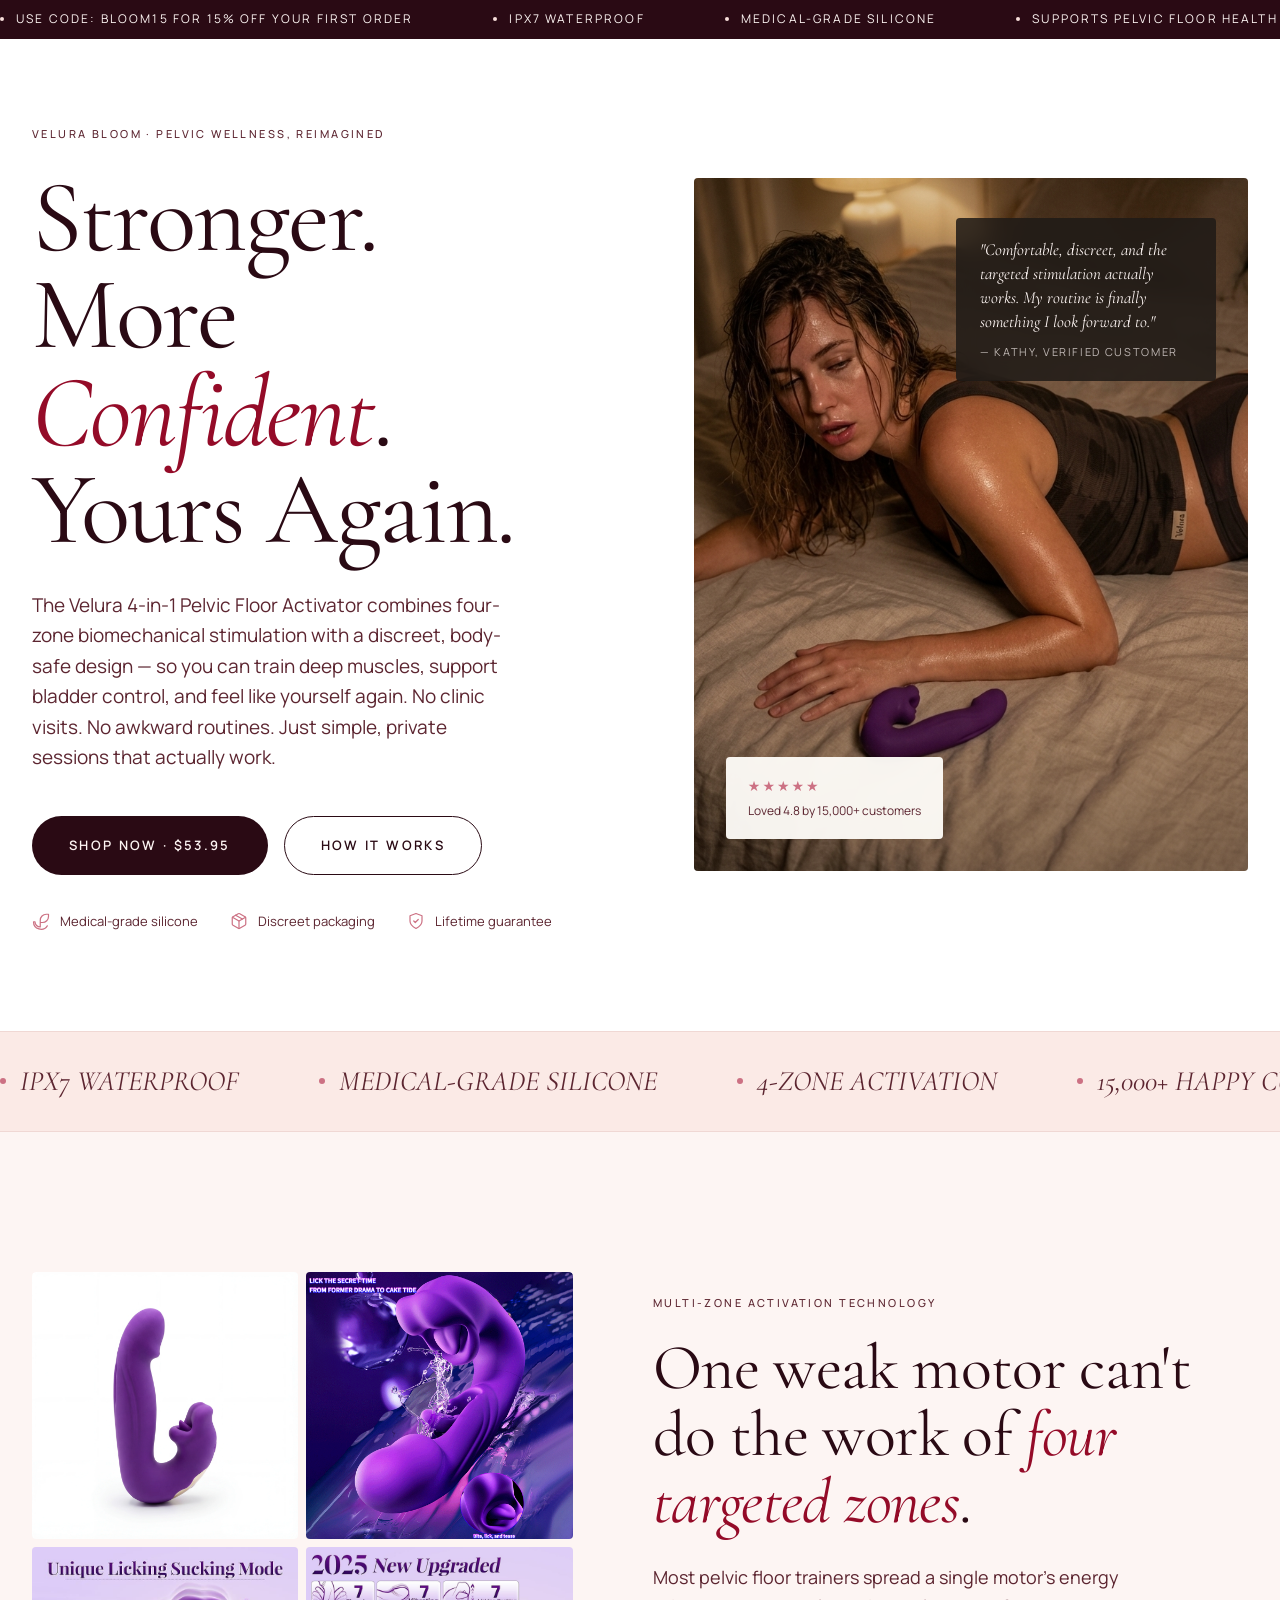
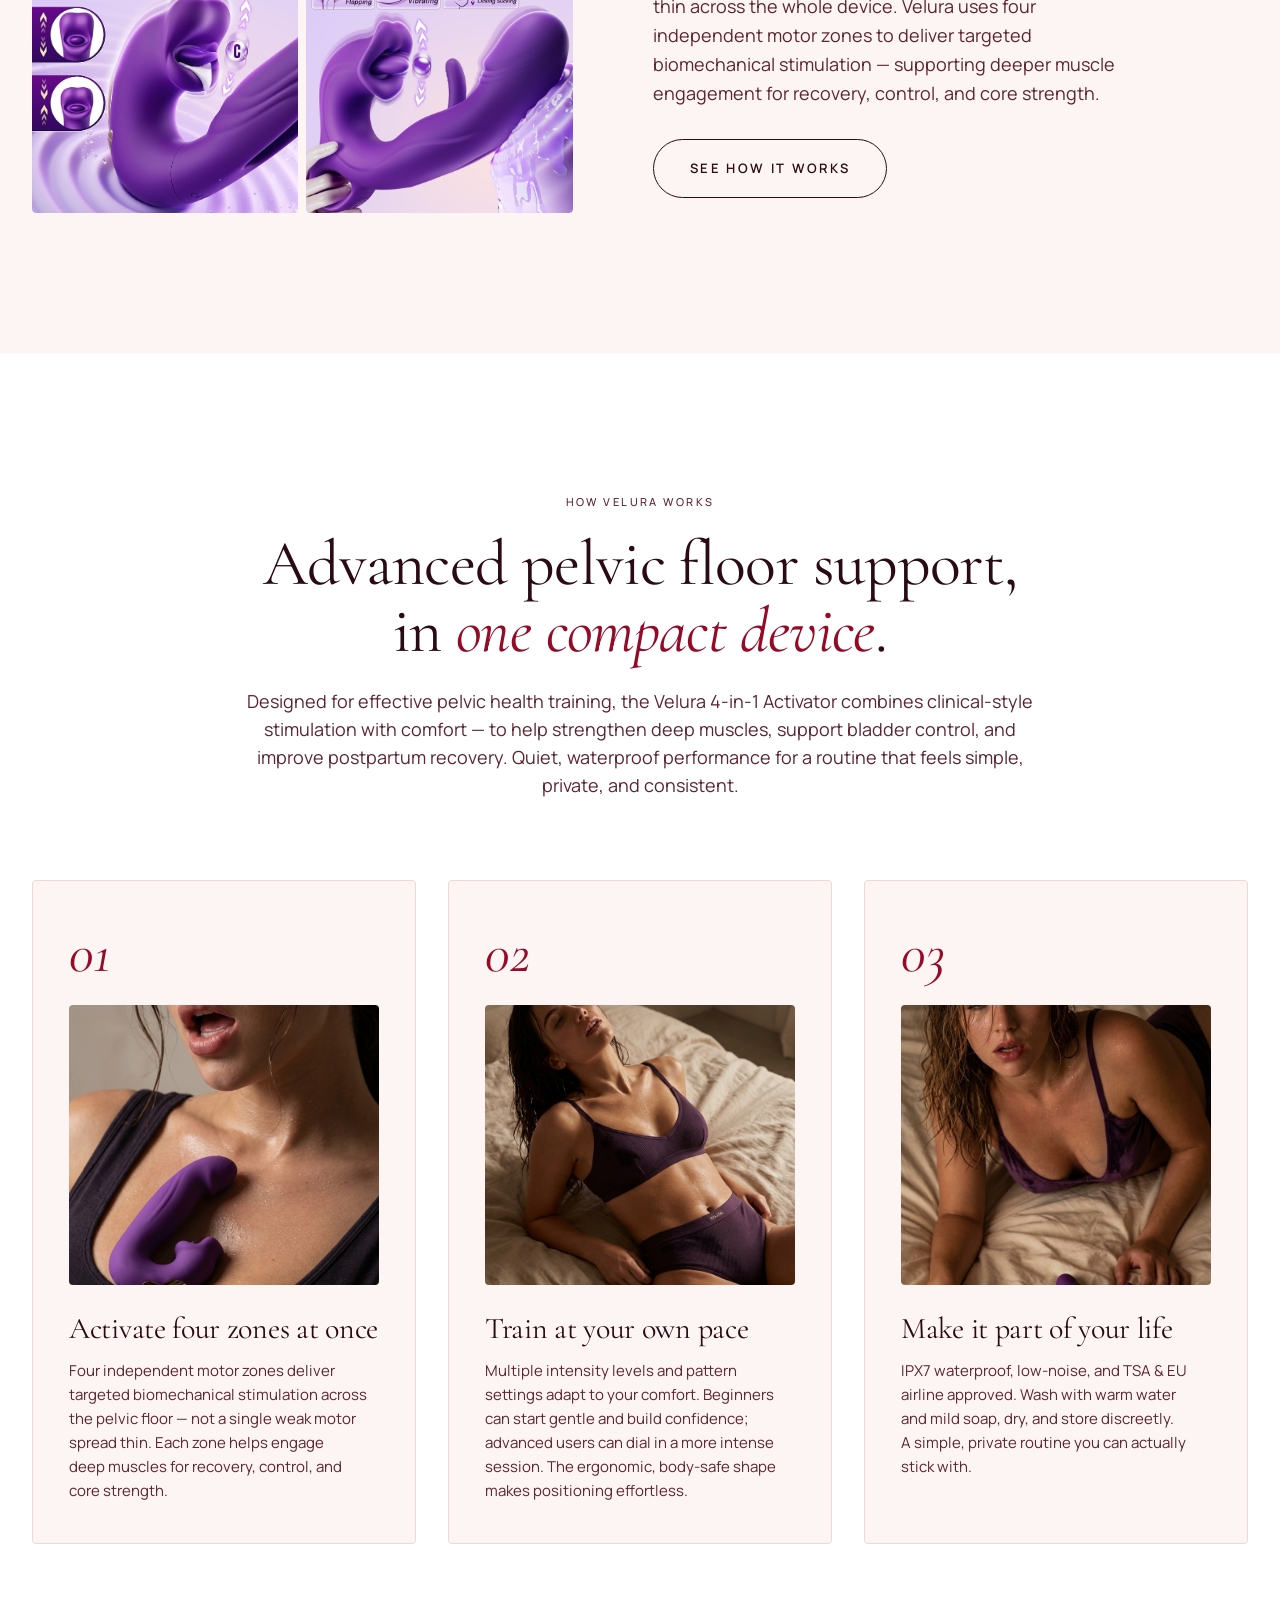
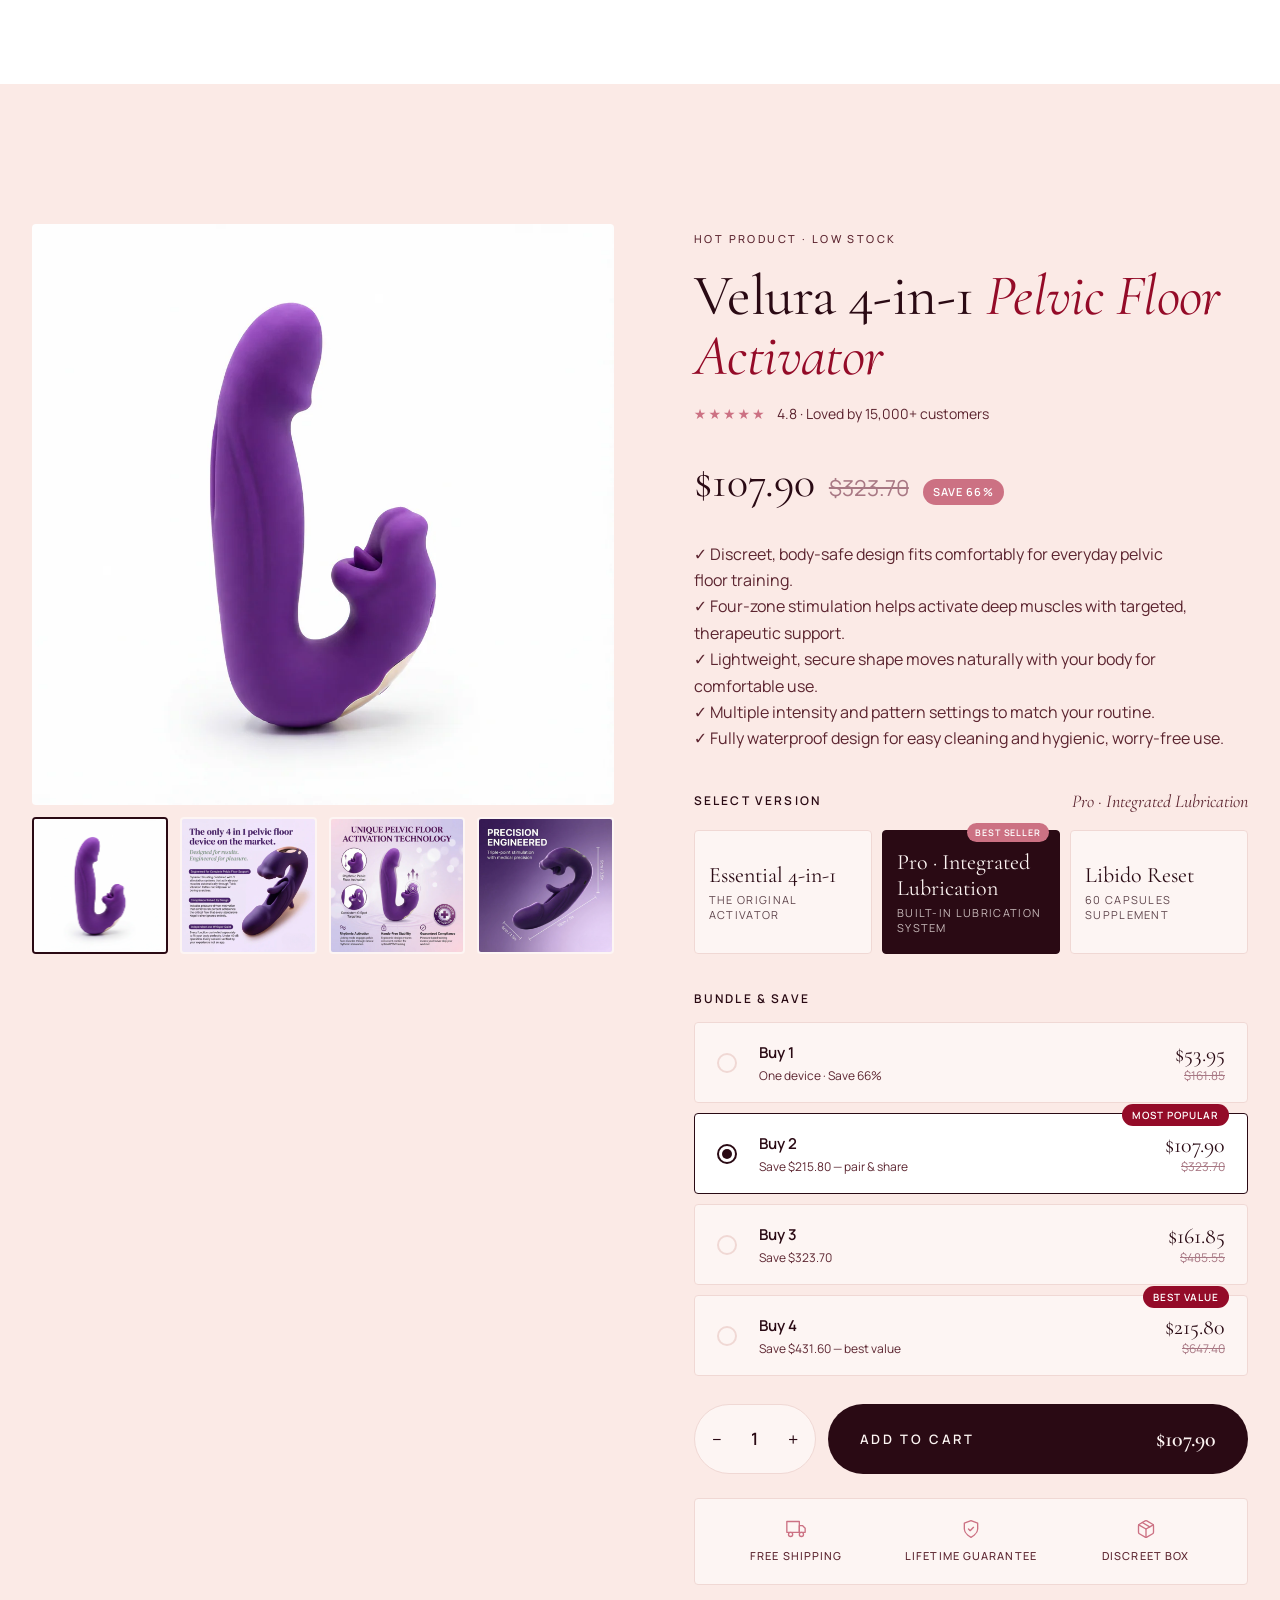
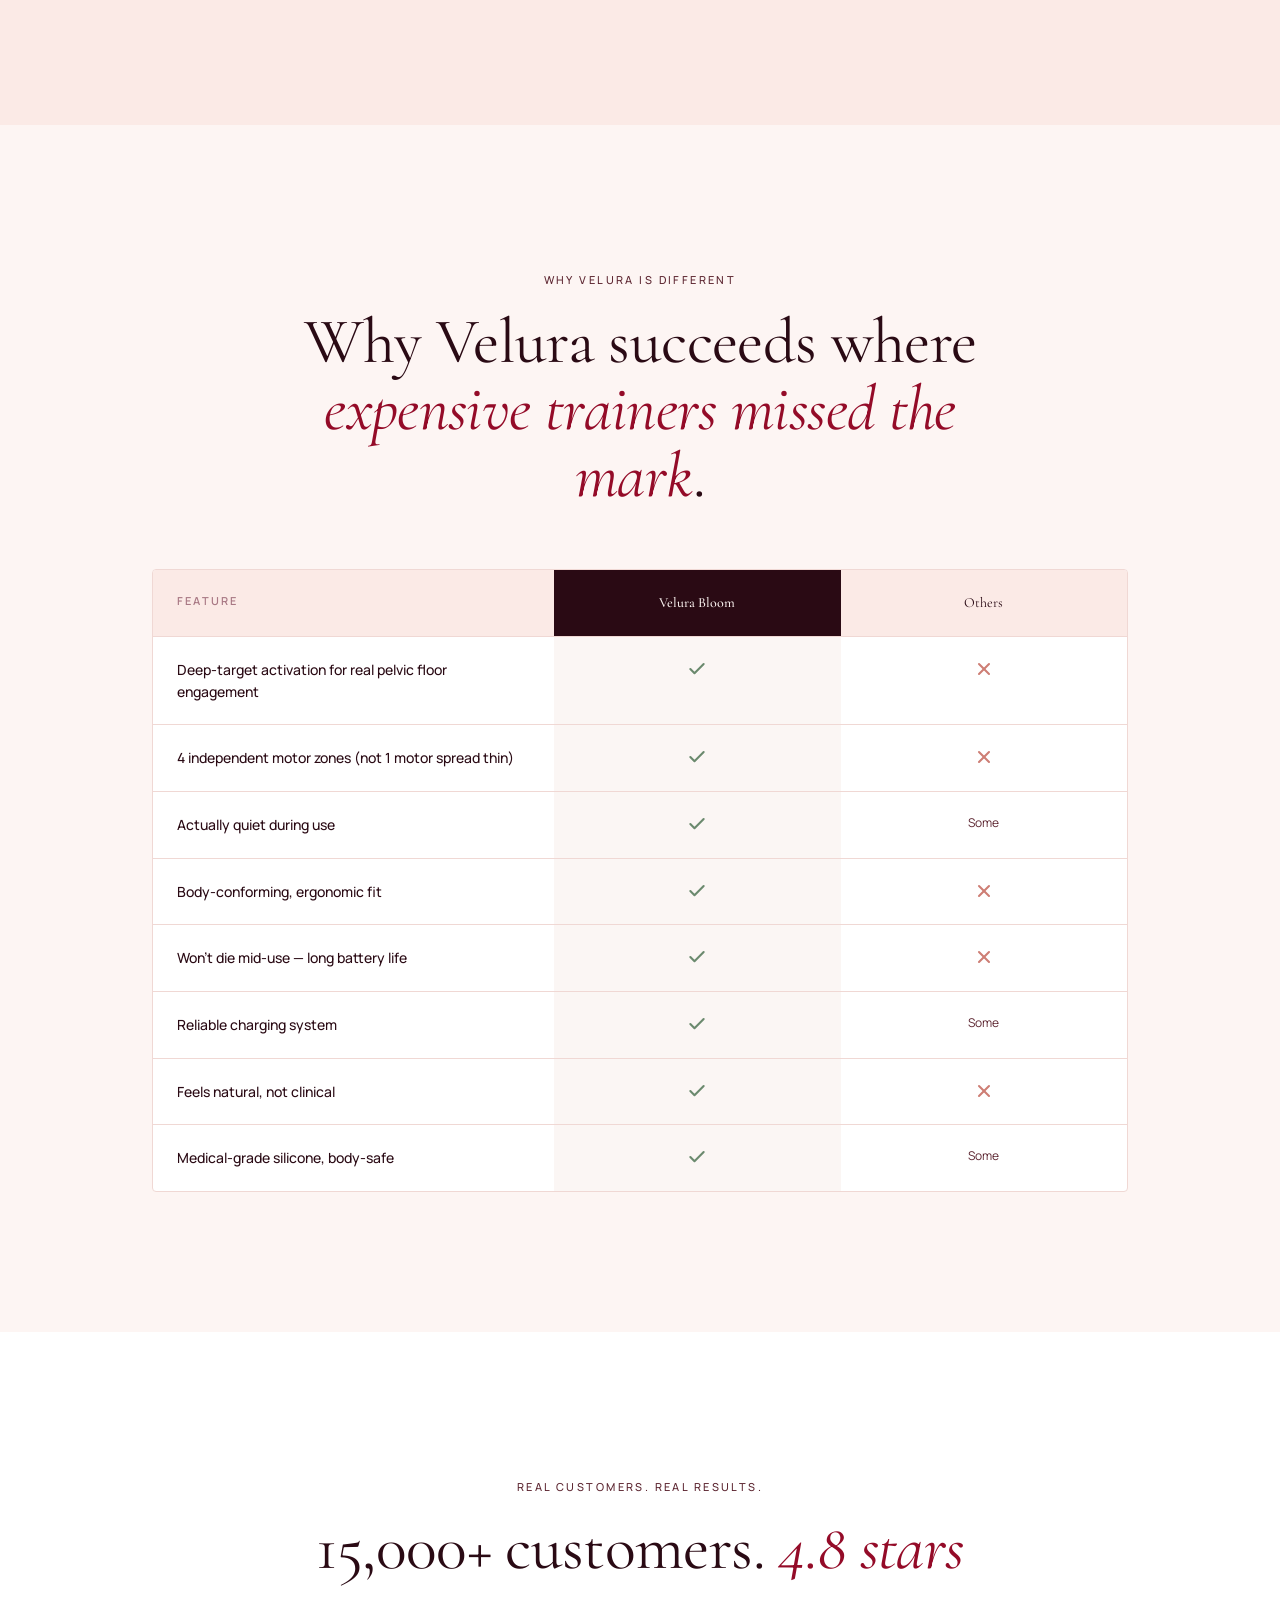
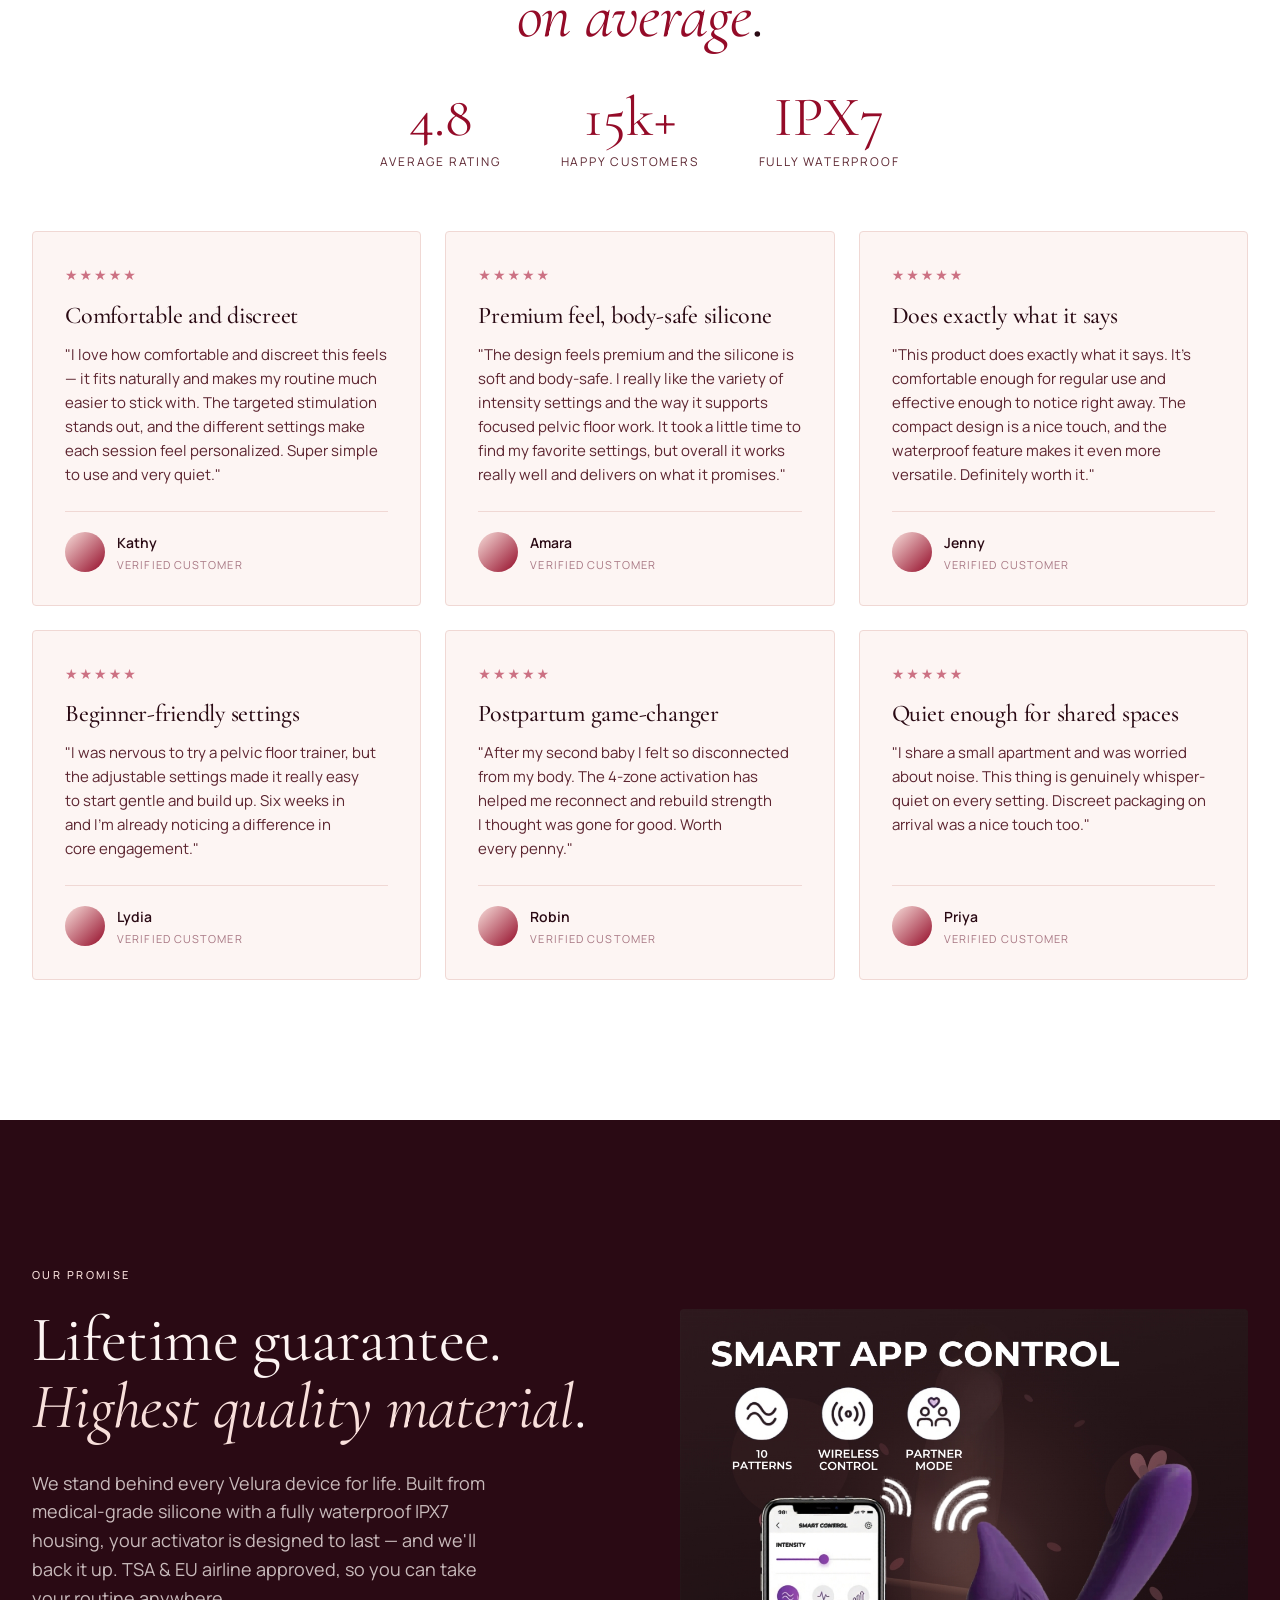
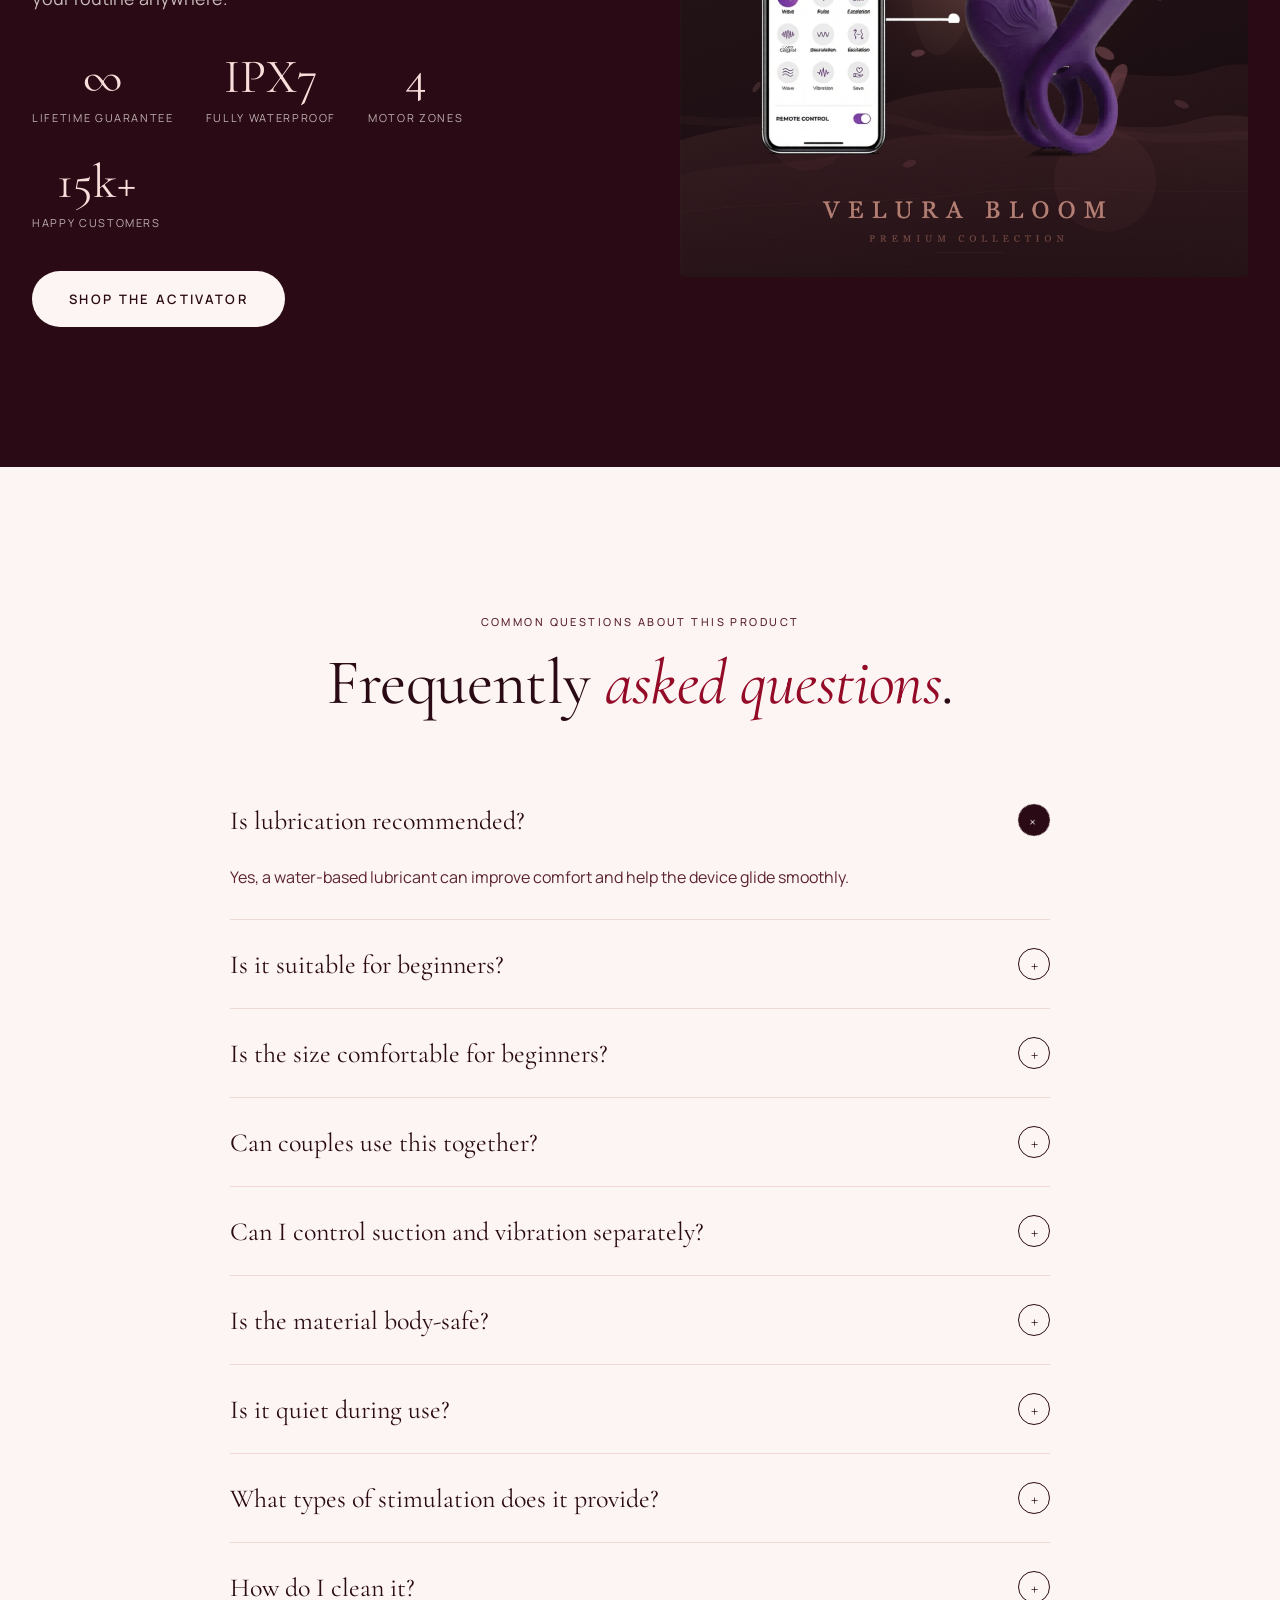
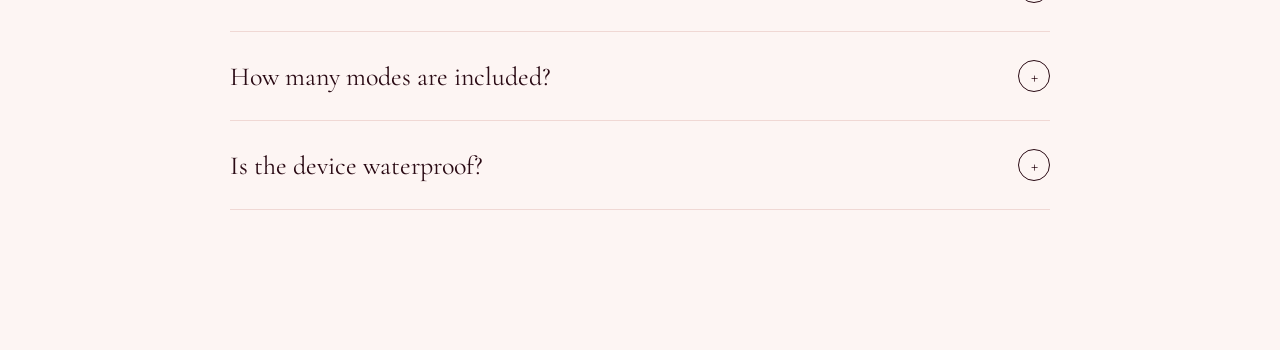
<file: index.html>
<!doctype html>
<html lang="en">
<head>
  <meta charset="utf-8" />
  <meta name="viewport" content="width=device-width,initial-scale=1" />
  <title>Velura — Stronger. More Sensitive. Yours Again.</title>
  <meta name="description" content="The Velura 4-in-1 Pelvic Floor Activator combines four-zone biomechanical stimulation with a discreet, body-safe design. Lifetime guarantee. IPX7 waterproof." />
  <link rel="preconnect" href="https://fonts.googleapis.com" />
  <link rel="preconnect" href="https://fonts.gstatic.com" crossorigin />
  <link rel="stylesheet" href="https://fonts.googleapis.com/css2?family=Cormorant+Garamond:ital,wght@0,300;0,400;0,500;0,600;1,400&family=Manrope:wght@300;400;500;600;700&display=swap" />
  <link rel="stylesheet" href="styles.css" />
</head>
<body>

  <!-- ANNOUNCEMENT -->
  <div class="announce" aria-label="Promotions">
    <div class="announce-track" id="announce-track"></div>
  </div>

  <!-- HERO -->
  <section class="hero">
    <div class="container">
      <div class="hero-grid">
        <div>
          <span class="eyebrow">Velura Bloom · Pelvic Wellness, Reimagined</span>
          <h1>
            Stronger.<br />
            More <em>Confident</em>.<br />
            Yours Again.
          </h1>
          <p class="hero-sub">
            The Velura 4-in-1 Pelvic Floor Activator combines four-zone biomechanical stimulation with a discreet, body-safe design — so you can train deep muscles, support bladder control, and feel like yourself again. No clinic visits. No awkward routines. Just simple, private sessions that actually work.
          </p>
          <div class="hero-cta">
            <a href="https://www.velurawellness.com/collections/all" target="_blank" rel="noopener" class="btn btn-primary">Shop Now · $53.95</a>
            <a href="#science" class="btn btn-outline">How it works</a>
          </div>
          <div class="hero-meta">
            <div class="hero-meta-item">
              <svg width="18" height="18" viewBox="0 0 24 24" fill="none" stroke="currentColor" stroke-width="1.6" stroke-linecap="round" stroke-linejoin="round"><path d="M11 20A7 7 0 0 1 4 13H2a10 10 0 0 0 18.4 5.4M11 20v-9a8 8 0 0 1 8-8h3v3a8 8 0 0 1-8 8h-3z"/></svg>
              <span>Medical-grade silicone</span>
            </div>
            <div class="hero-meta-item">
              <svg width="18" height="18" viewBox="0 0 24 24" fill="none" stroke="currentColor" stroke-width="1.6" stroke-linecap="round" stroke-linejoin="round"><line x1="16.5" y1="9.4" x2="7.5" y2="4.21"/><path d="M21 16V8a2 2 0 0 0-1-1.73l-7-4a2 2 0 0 0-2 0l-7 4A2 2 0 0 0 3 8v8a2 2 0 0 0 1 1.73l7 4a2 2 0 0 0 2 0l7-4A2 2 0 0 0 21 16z"/><polyline points="3.27 6.96 12 12.01 20.73 6.96"/><line x1="12" y1="22.08" x2="12" y2="12"/></svg>
              <span>Discreet packaging</span>
            </div>
            <div class="hero-meta-item">
              <svg width="18" height="18" viewBox="0 0 24 24" fill="none" stroke="currentColor" stroke-width="1.6" stroke-linecap="round" stroke-linejoin="round"><path d="M12 22s8-4 8-10V5l-8-3-8 3v7c0 6 8 10 8 10z"/><polyline points="9 12 11 14 15 10"/></svg>
              <span>Lifetime guarantee</span>
            </div>
          </div>
        </div>
        <div class="hero-media">
          <div class="hero-floating-quote">
            <p>"Comfortable, discreet, and the targeted stimulation actually works. My routine is finally something I look forward to."</p>
            <span class="src">— Kathy, verified customer</span>
          </div>
          <div class="hero-badge">
            <div class="stars">★★★★★</div>
            <p>Loved 4.8 by 15,000+ customers</p>
          </div>
        </div>
      </div>
    </div>
  </section>

  <!-- TICKER -->
  <div class="ticker" aria-hidden="true">
    <div class="ticker-inner" id="ticker-inner"></div>
  </div>

  <!-- ROOT CAUSE -->
  <section class="root-cause">
    <div class="container">
      <div class="root-cause-grid">
        <div class="root-cause-image">
          <img src="assets/zone-1.webp" alt="Velura device" />
          <img src="assets/zone-2.gif" alt="Multi-zone activation" />
          <img src="assets/zone-3.jpg" alt="Licking sucking mode" />
          <img src="assets/zone-4.jpg" alt="2025 upgraded modes" />
        </div>
        <div>
          <span class="eyebrow">Multi-Zone Activation Technology</span>
          <h2>One weak motor can't do the work of <em>four targeted zones</em>.</h2>
          <p class="lead">
            Most pelvic floor trainers spread a single motor's energy thin across the whole device. Velura uses four independent motor zones to deliver targeted biomechanical stimulation — supporting deeper muscle engagement for recovery, control, and core strength.
          </p>
          <div class="root-cause-cta">
            <a href="#science" class="btn btn-outline">See how it works</a>
          </div>
        </div>
      </div>
    </div>
  </section>

  <!-- SCIENCE -->
  <section class="science" id="science">
    <div class="container">
      <div class="science-head">
        <span class="eyebrow">How Velura Works</span>
        <h2>Advanced pelvic floor support, in <em>one compact device</em>.</h2>
        <p>Designed for effective pelvic health training, the Velura 4-in-1 Activator combines clinical-style stimulation with comfort — to help strengthen deep muscles, support bladder control, and improve postpartum recovery. Quiet, waterproof performance for a routine that feels simple, private, and consistent.</p>
      </div>
      <div class="steps">
        <div class="step">
          <div class="step-num">01</div>
          <div class="step-icon-art"></div>
          <h3>Activate four zones at once</h3>
          <p>Four independent motor zones deliver targeted biomechanical stimulation across the pelvic floor — not a single weak motor spread thin. Each zone helps engage deep muscles for recovery, control, and core strength.</p>
        </div>
        <div class="step">
          <div class="step-num">02</div>
          <div class="step-icon-art"></div>
          <h3>Train at your own pace</h3>
          <p>Multiple intensity levels and pattern settings adapt to your comfort. Beginners can start gentle and build confidence; advanced users can dial in a more intense session. The ergonomic, body-safe shape makes positioning effortless.</p>
        </div>
        <div class="step">
          <div class="step-num">03</div>
          <div class="step-icon-art"></div>
          <h3>Make it part of your life</h3>
          <p>IPX7 waterproof, low-noise, and TSA &amp; EU airline approved. Wash with warm water and mild soap, dry, and store discreetly. A simple, private routine you can actually stick with.</p>
        </div>
      </div>
    </div>
  </section>

  <!-- PRODUCT -->
  <section class="product" id="product">
    <div class="container">
      <div class="product-grid">
        <div class="gallery">
          <div class="gallery-main" id="gallery-main">
            <img class="zoom-target" id="gallery-img" src="assets/pdp-1.png" alt="Velura device" />
          </div>
          <div class="gallery-thumbs" id="gallery-thumbs">
            <div class="thumb active" data-thumb="0"><img src="assets/pdp-1.png" alt="Thumbnail 1" /></div>
            <div class="thumb" data-thumb="1"><img src="assets/pdp-2.jpg" alt="Thumbnail 2" /></div>
            <div class="thumb" data-thumb="2"><img src="assets/pdp-3.jpg" alt="Thumbnail 3" /></div>
            <div class="thumb" data-thumb="3"><img src="assets/pdp-4.jpg" alt="Thumbnail 4" /></div>
          </div>
        </div>

        <div class="product-info">
          <span class="eyebrow">HOT PRODUCT · LOW STOCK</span>
          <h2>Velura 4-in-1 <em>Pelvic Floor Activator</em></h2>
          <div class="product-rating">
            <span class="stars">★★★★★</span>
            <span>4.8 · Loved by 15,000+ customers</span>
          </div>
          <div class="price-row">
            <span class="price" id="pdp-price">$107.90</span>
            <span class="price-was" id="pdp-was">$323.70</span>
            <span class="price-save">Save 66%</span>
          </div>
          <p class="product-blurb">
            ✓ Discreet, body-safe design fits comfortably for everyday pelvic floor training.<br />
            ✓ Four-zone stimulation helps activate deep muscles with targeted, therapeutic support.<br />
            ✓ Lightweight, secure shape moves naturally with your body for comfortable use.<br />
            ✓ Multiple intensity and pattern settings to match your routine.<br />
            ✓ Fully waterproof design for easy cleaning and hygienic, worry-free use.
          </p>

          <div class="variant-group">
            <div class="variant-label">
              <span class="label">Select version</span>
              <span class="selected" id="variant-label-selected">Pro · Integrated Lubrication</span>
            </div>
            <div class="variants" id="variants">
              <button class="variant" data-variant="essential" data-name="Essential 4-in-1">
                <div class="v-name">Essential 4-in-1</div>
                <div class="v-desc">The original activator</div>
              </button>
              <button class="variant selected" data-variant="pro" data-name="Pro · Integrated Lubrication">
                <span class="v-tag">Best Seller</span>
                <div class="v-name">Pro · Integrated Lubrication</div>
                <div class="v-desc">Built-in lubrication system</div>
              </button>
              <button class="variant" data-variant="libido" data-name="Libido Reset">
                <div class="v-name">Libido Reset</div>
                <div class="v-desc">60 capsules supplement</div>
              </button>
            </div>
          </div>

          <div class="variant-group">
            <div class="variant-label">
              <span class="label">Bundle &amp; Save</span>
            </div>
            <div class="bundle-options" id="bundles">
              <button class="bundle" data-bundle="b1" data-price="53.95" data-was="161.85">
                <div class="radio"></div>
                <div class="bundle-info">
                  <div class="b-name">Buy 1</div>
                  <div class="b-meta">One device · Save 66%</div>
                </div>
                <div class="bundle-price">
                  <div class="now">$53.95</div>
                  <div class="was">$161.85</div>
                </div>
              </button>
              <button class="bundle selected" data-bundle="b2" data-price="107.90" data-was="323.70">
                <span class="ribbon">Most Popular</span>
                <div class="radio"></div>
                <div class="bundle-info">
                  <div class="b-name">Buy 2</div>
                  <div class="b-meta">Save $215.80 — pair &amp; share</div>
                </div>
                <div class="bundle-price">
                  <div class="now">$107.90</div>
                  <div class="was">$323.70</div>
                </div>
              </button>
              <button class="bundle" data-bundle="b3" data-price="161.85" data-was="485.55">
                <div class="radio"></div>
                <div class="bundle-info">
                  <div class="b-name">Buy 3</div>
                  <div class="b-meta">Save $323.70</div>
                </div>
                <div class="bundle-price">
                  <div class="now">$161.85</div>
                  <div class="was">$485.55</div>
                </div>
              </button>
              <button class="bundle" data-bundle="b4" data-price="215.80" data-was="647.40">
                <span class="ribbon">Best Value</span>
                <div class="radio"></div>
                <div class="bundle-info">
                  <div class="b-name">Buy 4</div>
                  <div class="b-meta">Save $431.60 — best value</div>
                </div>
                <div class="bundle-price">
                  <div class="now">$215.80</div>
                  <div class="was">$647.40</div>
                </div>
              </button>
            </div>
          </div>

          <div class="qty-row">
            <div class="qty">
              <button id="qty-minus" aria-label="Decrease quantity">−</button>
              <span id="qty-value">1</span>
              <button id="qty-plus" aria-label="Increase quantity">+</button>
            </div>
            <button class="atc-btn" id="atc-btn">
              <span>Add to cart</span>
              <span class="price" id="atc-total">$107.90</span>
            </button>
          </div>

          <div class="product-perks">
            <div class="perk">
              <svg width="20" height="20" viewBox="0 0 24 24" fill="none" stroke="currentColor" stroke-width="1.6" stroke-linecap="round" stroke-linejoin="round"><rect x="1" y="3" width="15" height="13"/><polygon points="16 8 20 8 23 11 23 16 16 16 16 8"/><circle cx="5.5" cy="18.5" r="2.5"/><circle cx="18.5" cy="18.5" r="2.5"/></svg>
              <span>Free shipping</span>
            </div>
            <div class="perk">
              <svg width="20" height="20" viewBox="0 0 24 24" fill="none" stroke="currentColor" stroke-width="1.6" stroke-linecap="round" stroke-linejoin="round"><path d="M12 22s8-4 8-10V5l-8-3-8 3v7c0 6 8 10 8 10z"/><polyline points="9 12 11 14 15 10"/></svg>
              <span>Lifetime guarantee</span>
            </div>
            <div class="perk">
              <svg width="20" height="20" viewBox="0 0 24 24" fill="none" stroke="currentColor" stroke-width="1.6" stroke-linecap="round" stroke-linejoin="round"><line x1="16.5" y1="9.4" x2="7.5" y2="4.21"/><path d="M21 16V8a2 2 0 0 0-1-1.73l-7-4a2 2 0 0 0-2 0l-7 4A2 2 0 0 0 3 8v8a2 2 0 0 0 1 1.73l7 4a2 2 0 0 0 2 0l7-4A2 2 0 0 0 21 16z"/><polyline points="3.27 6.96 12 12.01 20.73 6.96"/><line x1="12" y1="22.08" x2="12" y2="12"/></svg>
              <span>Discreet box</span>
            </div>
          </div>
        </div>
      </div>
    </div>
  </section>

  <!-- COMPARISON -->
  <section class="compare">
    <div class="container-narrow">
      <div class="compare-head">
        <span class="eyebrow">Why Velura is different</span>
        <h2>Why Velura succeeds where <em>expensive trainers missed the mark</em>.</h2>
      </div>
      <div class="compare-table" id="compare-table">
        <div class="compare-row head">
          <div>Feature</div>
          <div class="velura-col">Velura Bloom</div>
          <div>Others</div>
        </div>
      </div>
    </div>
  </section>

  <!-- REVIEWS -->
  <section class="reviews" id="reviews">
    <div class="container">
      <div class="reviews-head">
        <span class="eyebrow">Real customers. Real results.</span>
        <h2>15,000+ customers. <em>4.8 stars on average</em>.</h2>
        <div class="reviews-stats">
          <div class="r-stat"><div class="num">4.8</div><div class="lbl">Average rating</div></div>
          <div class="r-stat"><div class="num">15k+</div><div class="lbl">Happy customers</div></div>
          <div class="r-stat"><div class="num">IPX7</div><div class="lbl">Fully waterproof</div></div>
        </div>
      </div>
      <div class="reviews-grid" id="reviews-grid"></div>
    </div>
  </section>

  <!-- GUARANTEE -->
  <section class="guarantee">
    <div class="container">
      <div class="guarantee-grid">
        <div>
          <span class="eyebrow">Our promise</span>
          <h2>Lifetime guarantee. <em>Highest quality material</em>.</h2>
          <p>We stand behind every Velura device for life. Built from medical-grade silicone with a fully waterproof IPX7 housing, your activator is designed to last — and we'll back it up. TSA &amp; EU airline approved, so you can take your routine anywhere.</p>
          <div class="seals">
            <div class="seal"><div class="num">∞</div><div class="lbl">Lifetime guarantee</div></div>
            <div class="seal"><div class="num">IPX7</div><div class="lbl">Fully waterproof</div></div>
            <div class="seal"><div class="num">4</div><div class="lbl">Motor zones</div></div>
            <div class="seal"><div class="num">15k+</div><div class="lbl">Happy customers</div></div>
          </div>
          <div class="guarantee-cta">
            <button class="btn btn-cream" id="guarantee-shop">Shop the activator</button>
          </div>
        </div>
        <div class="guarantee-image"></div>
      </div>
    </div>
  </section>

  <!-- FAQ -->
  <section class="faq" id="faq">
    <div class="container-narrow">
      <div class="faq-head">
        <span class="eyebrow">Common questions about this product</span>
        <h2>Frequently <em>asked questions</em>.</h2>
      </div>
      <div class="faq-list" id="faq-list"></div>
    </div>
  </section>

  <!-- CART DRAWER -->
  <div class="cart-overlay" id="cart-overlay"></div>
  <aside class="cart-drawer" id="cart-drawer" aria-hidden="true">
    <div class="cart-head">
      <h3 class="serif">Your cart</h3>
      <button class="cart-close" id="cart-close" aria-label="Close cart">
        <svg width="22" height="22" viewBox="0 0 24 24" fill="none" stroke="currentColor" stroke-width="1.6" stroke-linecap="round" stroke-linejoin="round"><line x1="18" y1="6" x2="6" y2="18"/><line x1="6" y1="6" x2="18" y2="18"/></svg>
      </button>
    </div>
    <div class="cart-body" id="cart-body"></div>
    <div class="cart-foot" id="cart-foot" style="display:none">
      <div class="cart-progress" id="cart-progress">
        <span id="cart-progress-text"></span>
        <div class="cart-progress-bar"><div id="cart-progress-fill" style="width:0%"></div></div>
      </div>
      <div class="cart-total">
        <span class="lbl">Subtotal</span>
        <span class="v" id="cart-total">$0.00</span>
      </div>
      <button class="atc-btn">
        <span>Checkout</span>
        <span class="price" id="cart-checkout-price">$0.00</span>
      </button>
      <p class="cart-note">Lifetime guarantee · Discreet packaging · Free shipping over $100</p>
    </div>
  </aside>

  <!-- LIGHTBOX -->
  <div class="lightbox" id="lightbox">
    <button class="lightbox-close" id="lightbox-close" aria-label="Close lightbox">
      <svg width="22" height="22" viewBox="0 0 24 24" fill="none" stroke="currentColor" stroke-width="1.6" stroke-linecap="round" stroke-linejoin="round"><line x1="18" y1="6" x2="6" y2="18"/><line x1="6" y1="6" x2="18" y2="18"/></svg>
    </button>
    <div class="lightbox-content">
      <img id="lightbox-img" src="assets/pdp-1.png" alt="Velura device" />
    </div>
  </div>

  <script src="script.js"></script>
</body>
</html>
</file>
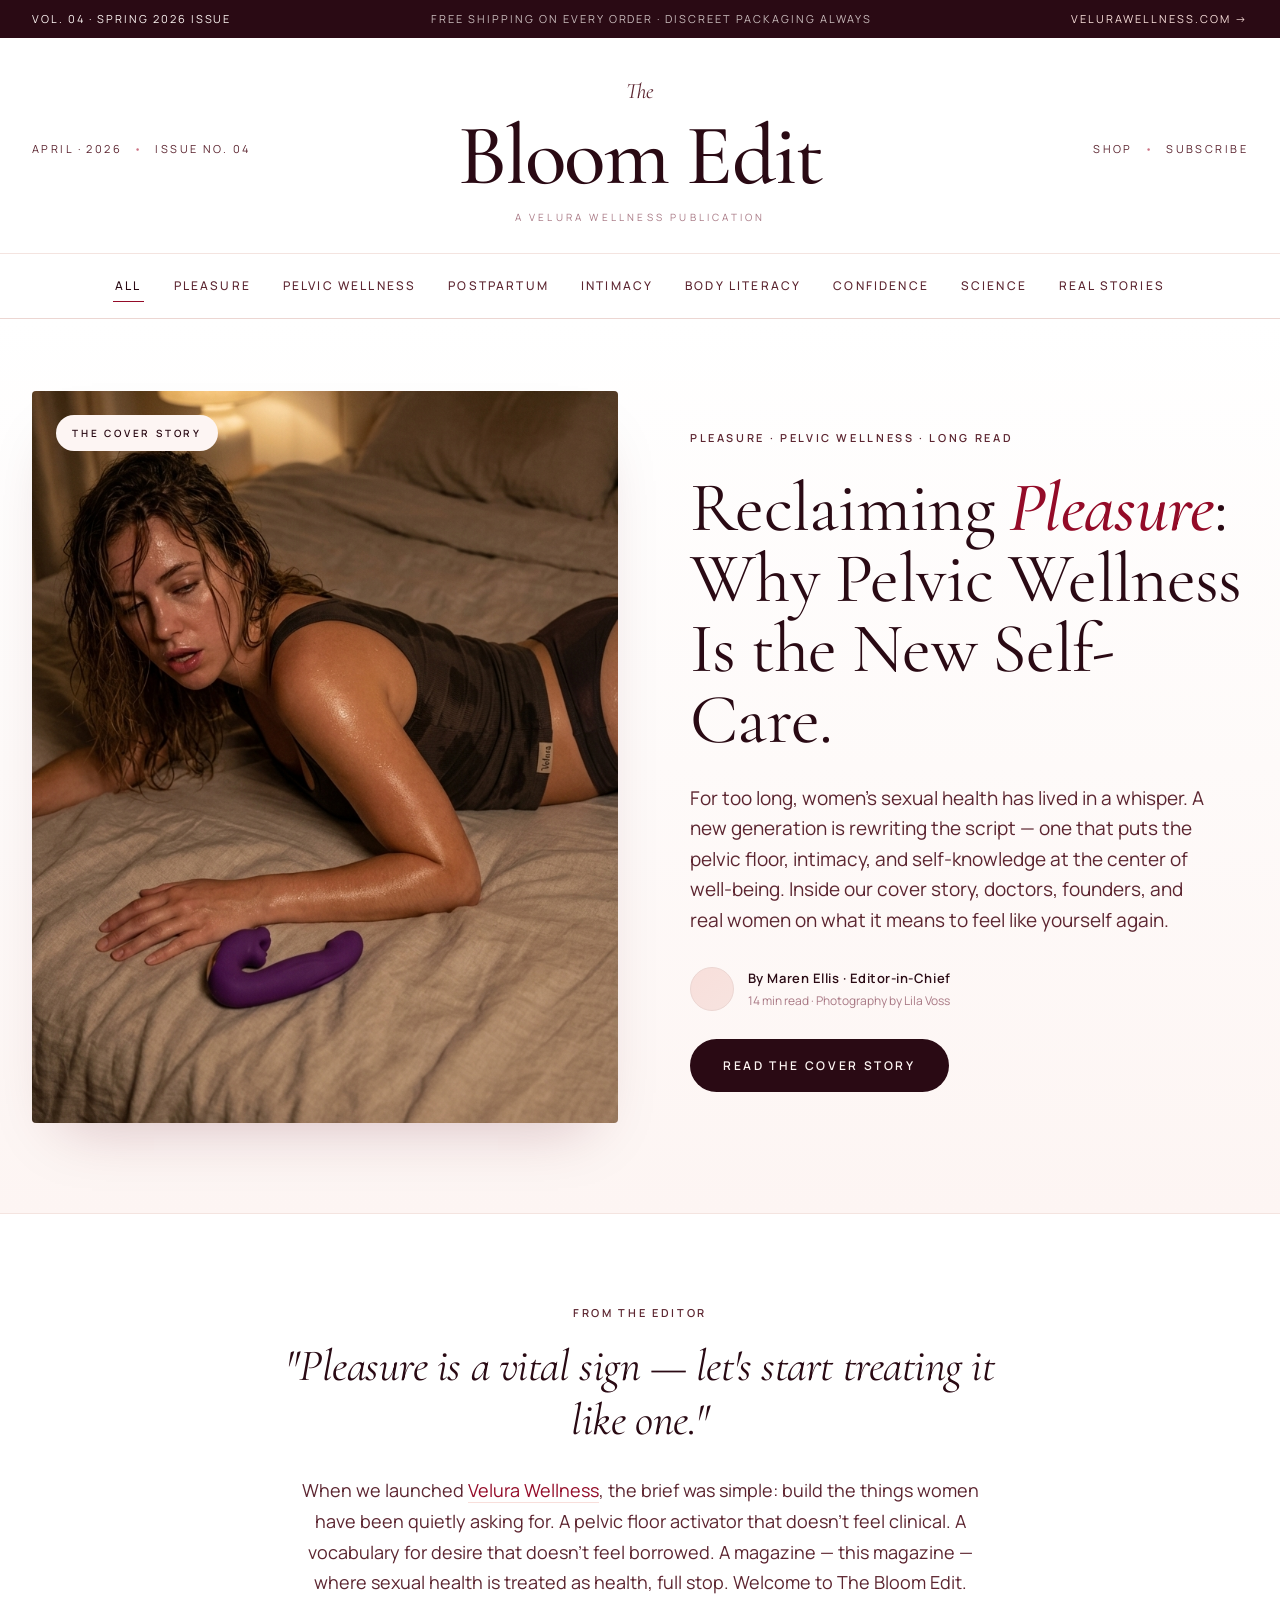
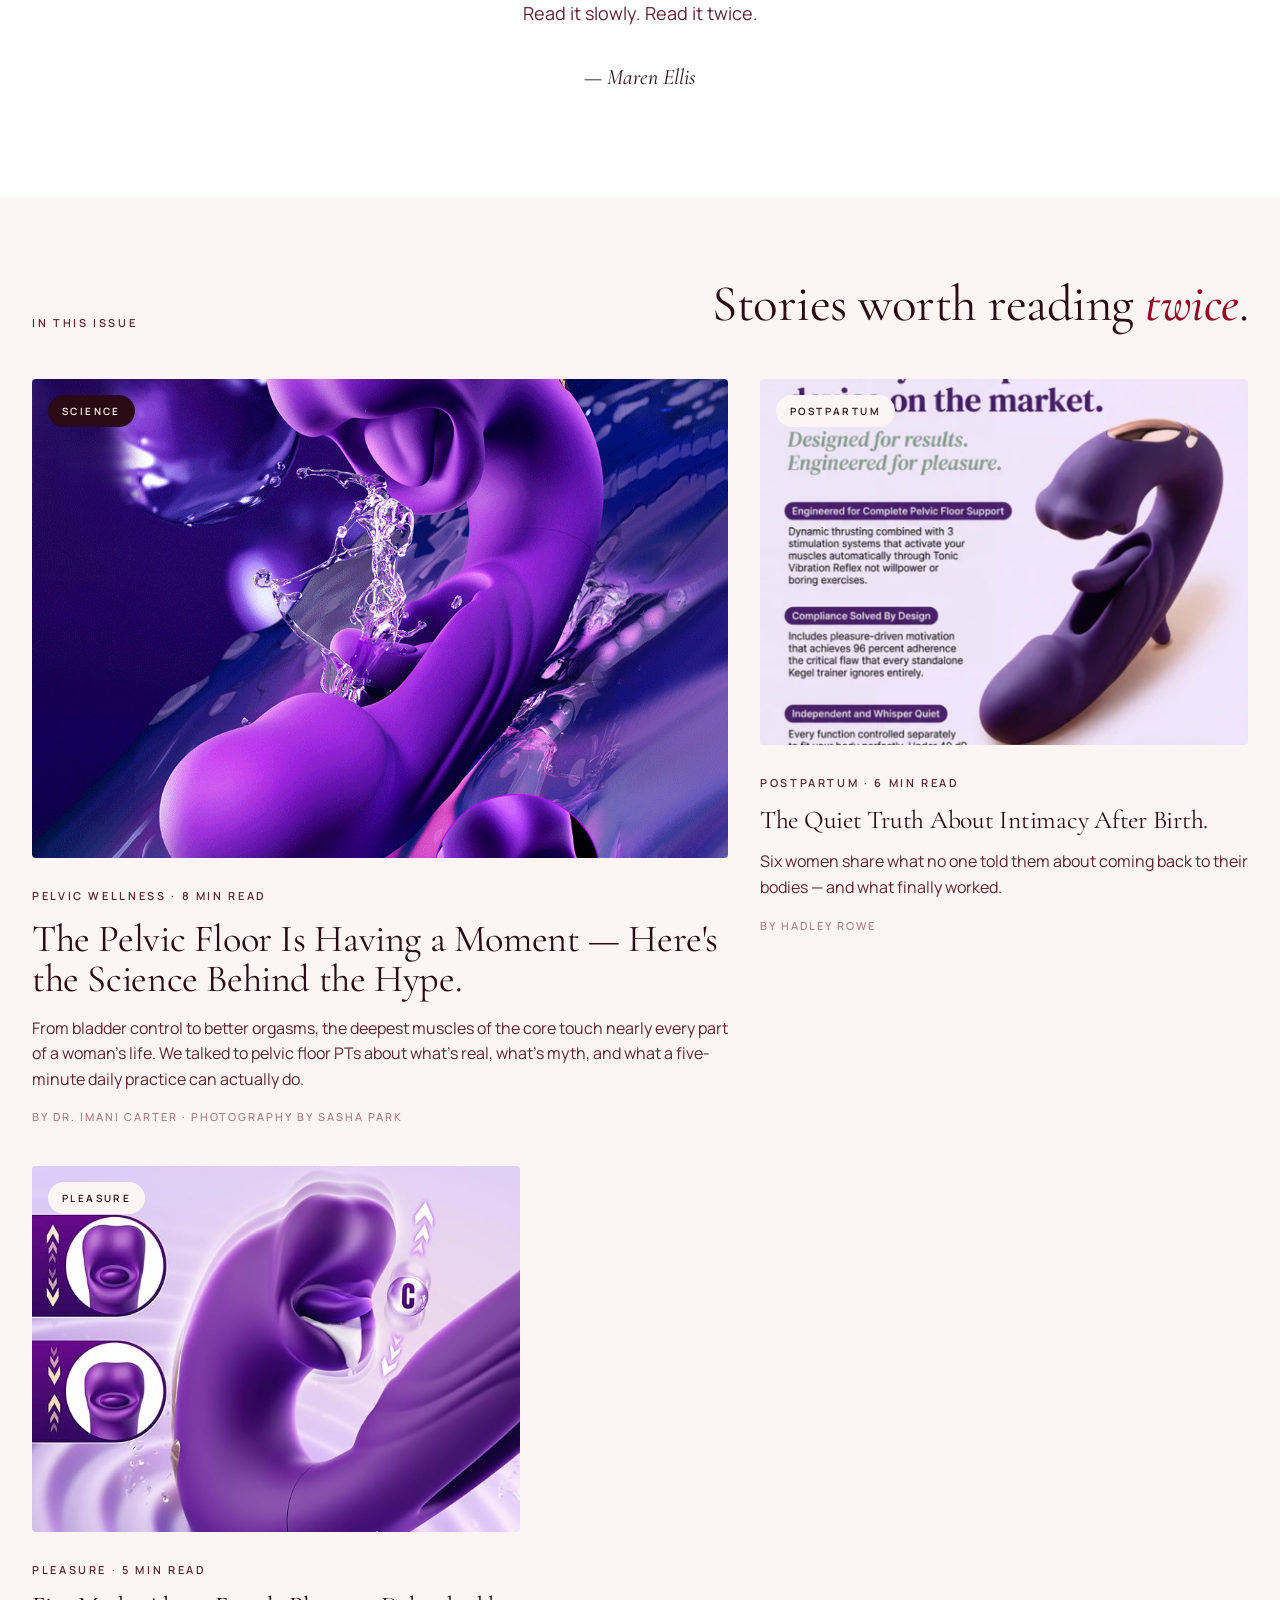
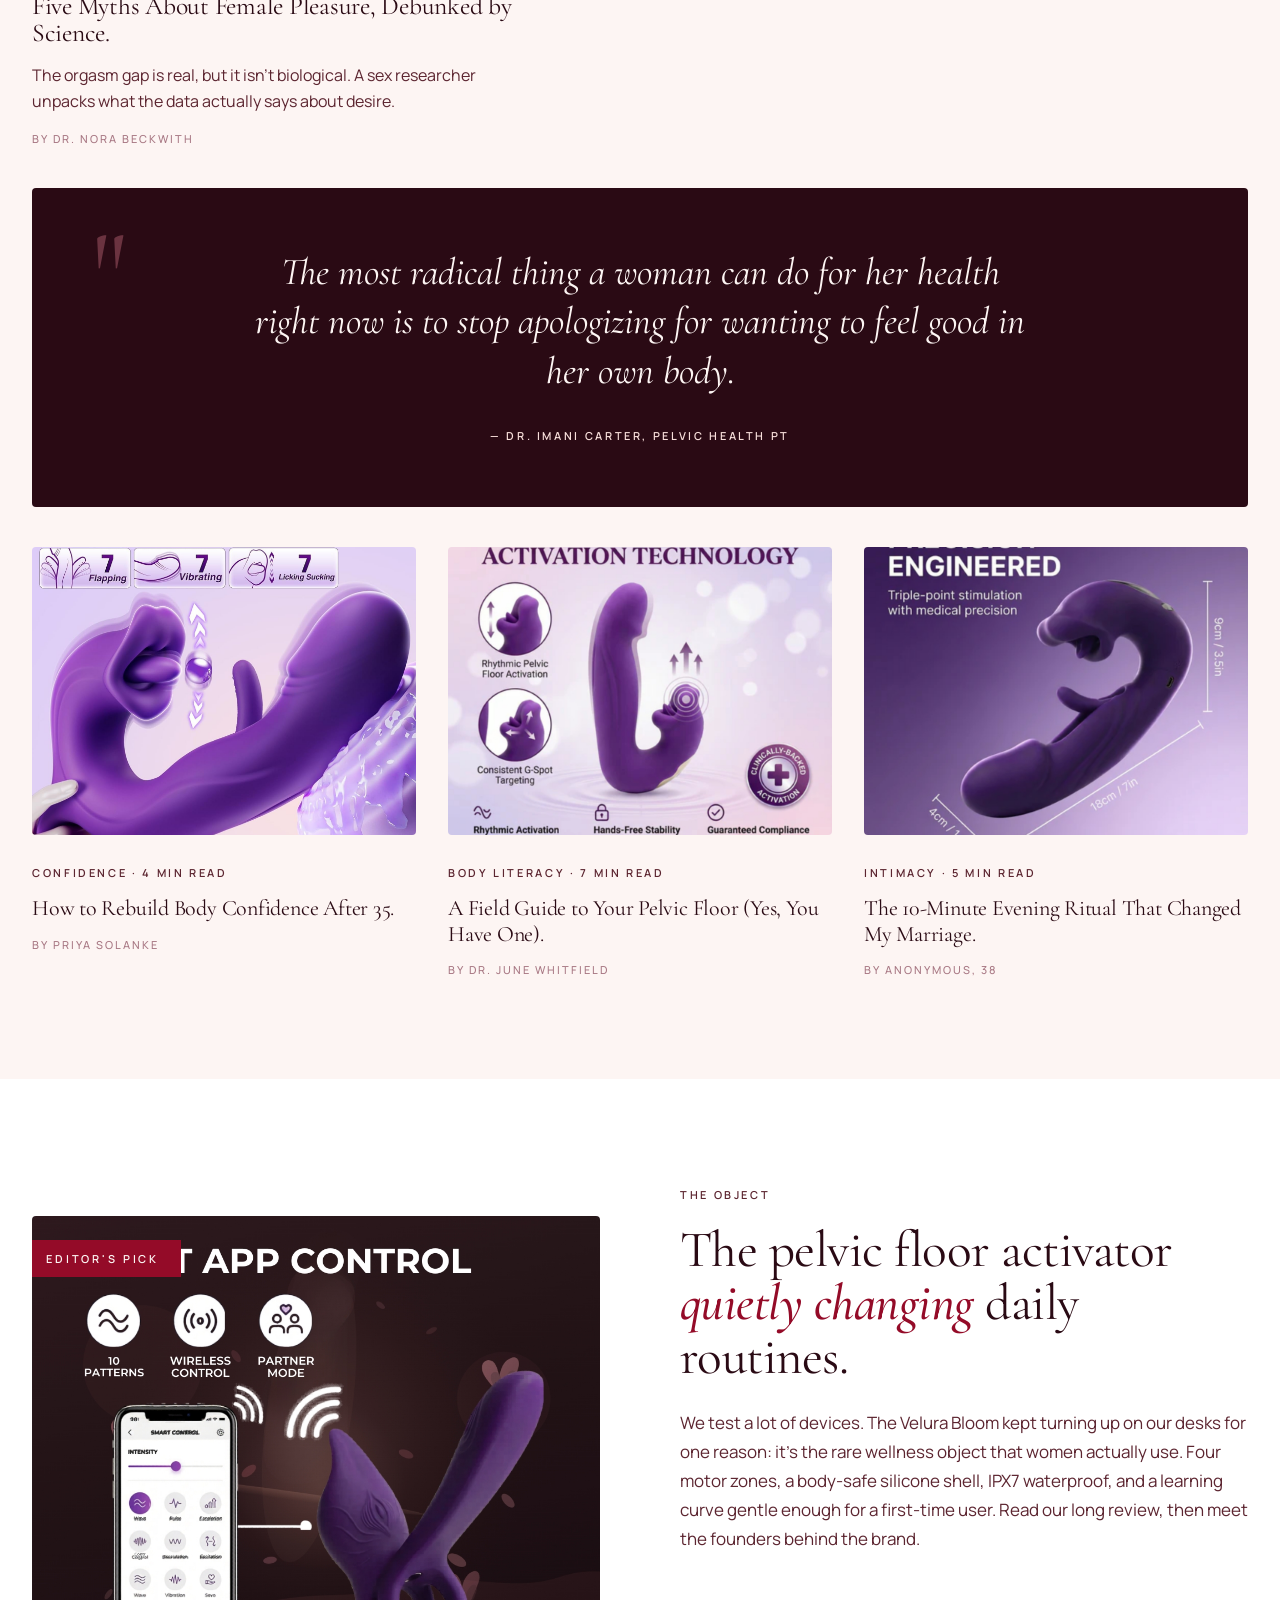
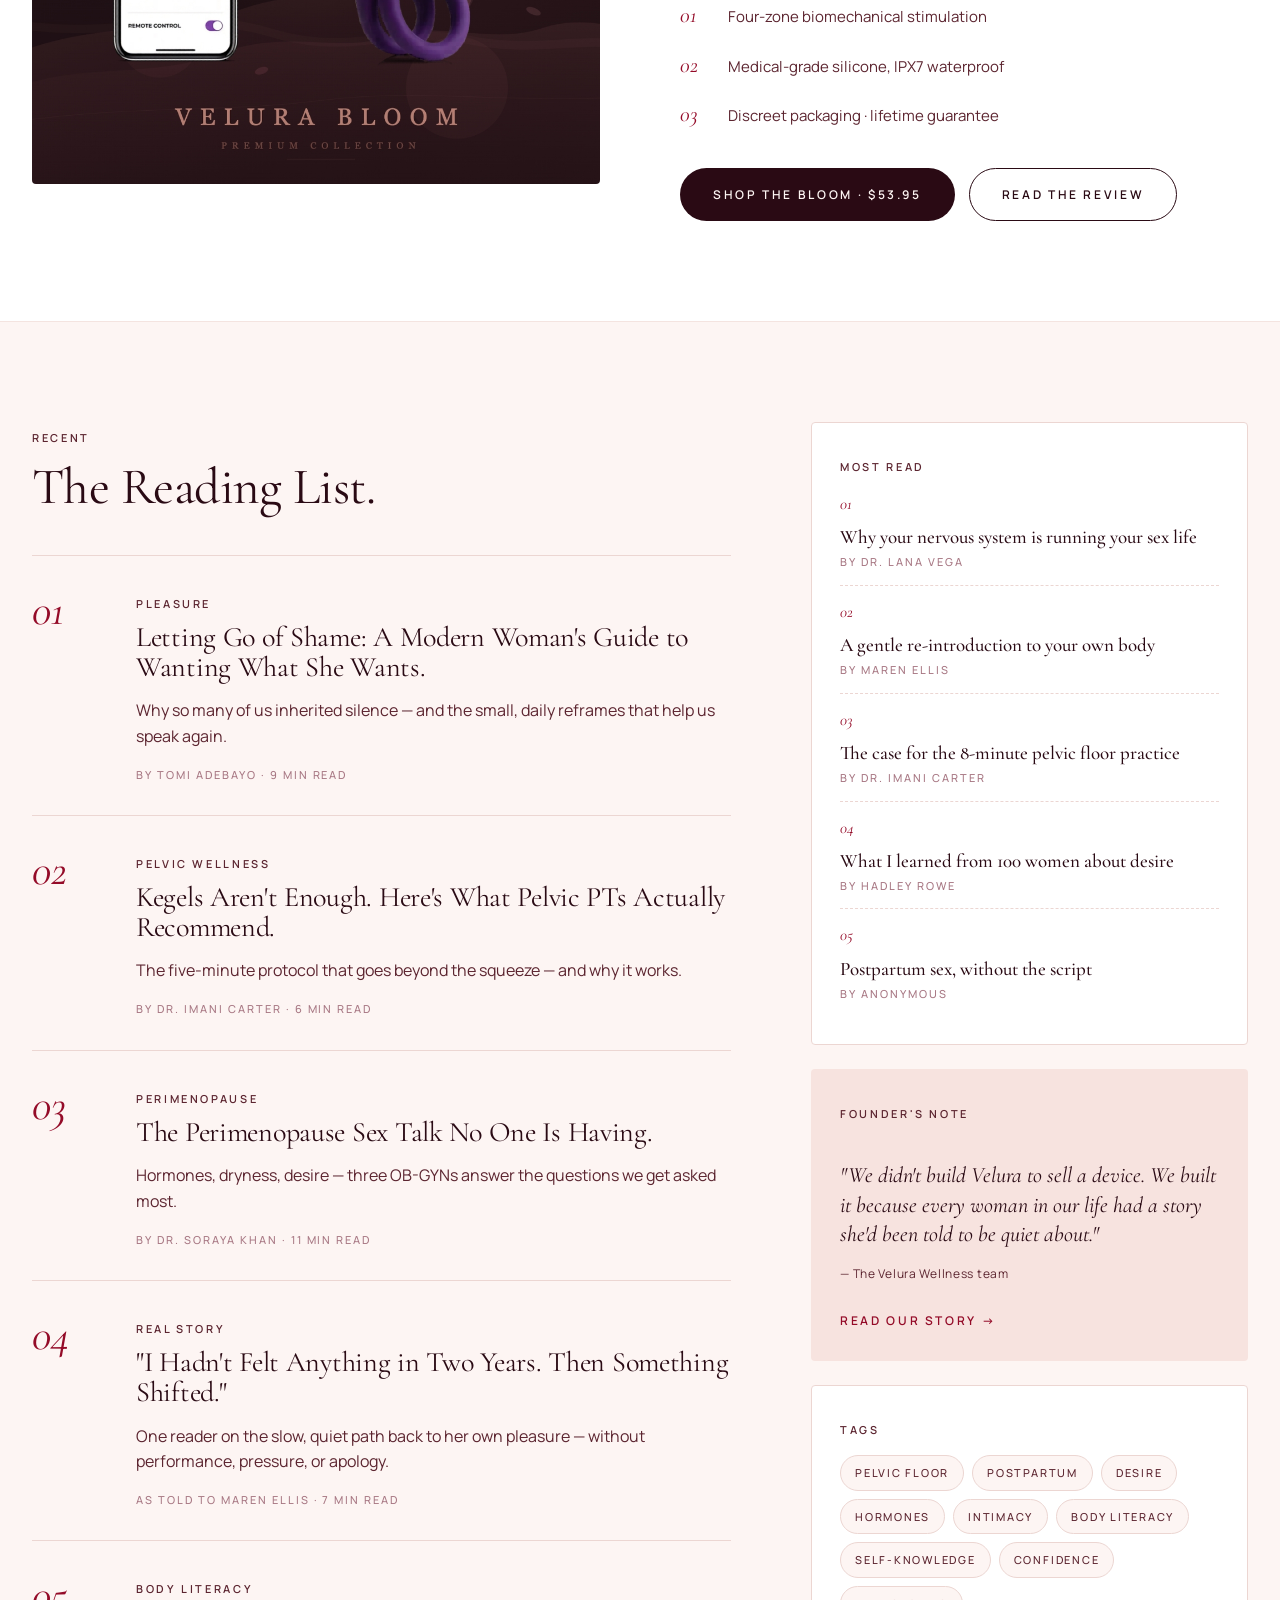
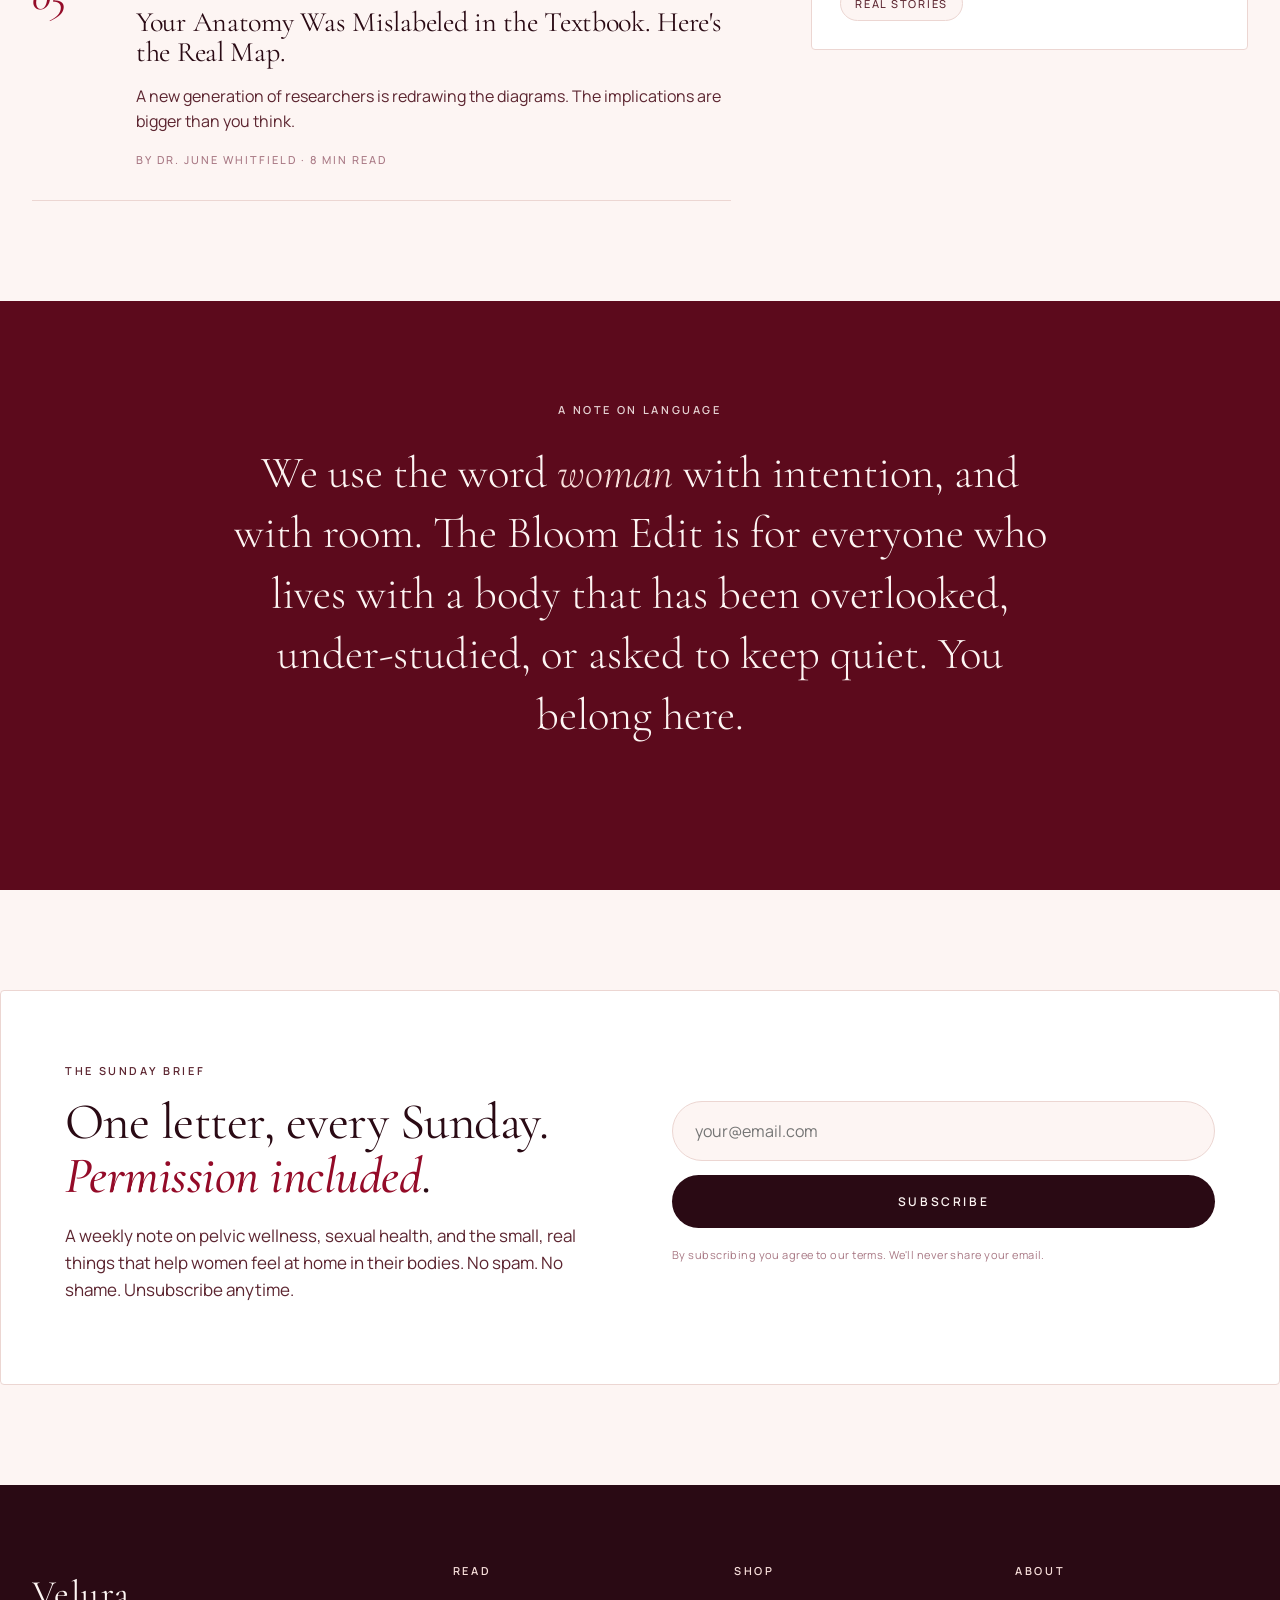
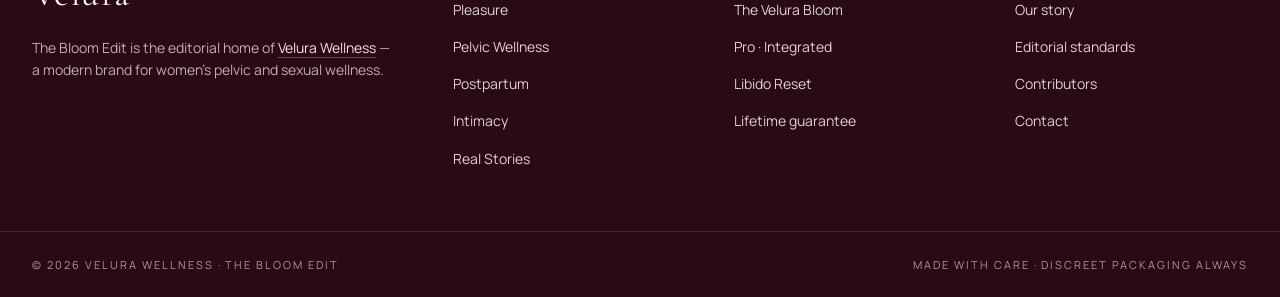
<file: blog.html>
<!doctype html>
<html lang="en">
<head>
  <meta charset="utf-8" />
  <meta name="viewport" content="width=device-width,initial-scale=1" />
  <title>The Bloom Edit — Velura Wellness | Women's Sexual Health & Pelvic Wellness</title>
  <meta name="description" content="The Bloom Edit by Velura Wellness — a modern magazine on women's sexual health, pelvic wellness, intimacy, and reclaiming pleasure. Stories, science, and self-knowledge for the modern woman." />
  <link rel="preconnect" href="https://fonts.googleapis.com" />
  <link rel="preconnect" href="https://fonts.gstatic.com" crossorigin />
  <link rel="stylesheet" href="https://fonts.googleapis.com/css2?family=Cormorant+Garamond:ital,wght@0,300;0,400;0,500;0,600;0,700;1,400;1,500&family=Manrope:wght@300;400;500;600;700&display=swap" />
  <link rel="stylesheet" href="blog.css" />
</head>
<body>

  <!-- TOP STRIP -->
  <div class="strip">
    <div class="container strip-inner">
      <span class="strip-issue">Vol. 04 · Spring 2026 Issue</span>
      <span class="strip-tag">Free shipping on every order · Discreet packaging always</span>
      <a href="https://www.velurawellness.com" target="_blank" rel="noopener" class="strip-link">velurawellness.com →</a>
    </div>
  </div>

  <!-- MASTHEAD -->
  <header class="masthead">
    <div class="container masthead-inner">
      <div class="masthead-meta left">
        <span>April · 2026</span>
        <span class="dot">•</span>
        <span>Issue No. 04</span>
      </div>
      <a href="/" class="masthead-logo">
        <span class="masthead-pre">The</span>
        <span class="masthead-title">Bloom Edit</span>
        <span class="masthead-sub">A Velura Wellness Publication</span>
      </a>
      <div class="masthead-meta right">
        <a href="https://www.velurawellness.com/collections/all" target="_blank" rel="noopener">Shop</a>
        <span class="dot">•</span>
        <a href="#newsletter">Subscribe</a>
      </div>
    </div>

    <nav class="topics">
      <div class="container topics-inner">
        <a href="#" class="topic active">All</a>
        <a href="#pleasure" class="topic">Pleasure</a>
        <a href="#pelvic" class="topic">Pelvic Wellness</a>
        <a href="#postpartum" class="topic">Postpartum</a>
        <a href="#intimacy" class="topic">Intimacy</a>
        <a href="#body" class="topic">Body Literacy</a>
        <a href="#confidence" class="topic">Confidence</a>
        <a href="#science" class="topic">Science</a>
        <a href="#stories" class="topic">Real Stories</a>
      </div>
    </nav>
  </header>

  <!-- COVER STORY -->
  <section class="cover">
    <div class="container cover-inner">
      <div class="cover-art">
        <img src="assets/hero.png" alt="Cover story" />
        <span class="cover-stamp">The Cover Story</span>
      </div>
      <div class="cover-copy">
        <span class="kicker">Pleasure · Pelvic Wellness · Long Read</span>
        <h1>
          Reclaiming <em>Pleasure</em>:<br />
          Why Pelvic Wellness<br />
          Is the New Self-Care.
        </h1>
        <p class="dek">
          For too long, women's sexual health has lived in a whisper. A new generation is rewriting the script — one that puts the pelvic floor, intimacy, and self-knowledge at the center of well-being. Inside our cover story, doctors, founders, and real women on what it means to feel like yourself again.
        </p>
        <div class="byline">
          <div class="byline-avatar"></div>
          <div>
            <div class="by-name">By Maren Ellis · Editor-in-Chief</div>
            <div class="by-meta">14 min read · Photography by Lila Voss</div>
          </div>
        </div>
        <a href="#article" class="btn btn-primary">Read the cover story</a>
      </div>
    </div>
  </section>

  <!-- LETTER FROM THE EDITOR -->
  <section class="letter">
    <div class="container-narrow">
      <span class="kicker center">From the Editor</span>
      <h2 class="letter-title">"Pleasure is a vital sign — let's start treating it like one."</h2>
      <p class="letter-body">
        When we launched <a href="https://www.velurawellness.com" target="_blank" rel="noopener">Velura Wellness</a>, the brief was simple: build the things women have been quietly asking for. A pelvic floor activator that doesn't feel clinical. A vocabulary for desire that doesn't feel borrowed. A magazine — this magazine — where sexual health is treated as health, full stop. Welcome to The Bloom Edit. Read it slowly. Read it twice.
      </p>
      <p class="letter-sign">— Maren Ellis</p>
    </div>
  </section>

  <!-- FEATURED GRID -->
  <section class="features">
    <div class="container">
      <div class="features-head">
        <span class="kicker">In This Issue</span>
        <h2>Stories worth reading <em>twice</em>.</h2>
      </div>

      <div class="features-grid">
        <!-- Big feature -->
        <article class="card card-lg">
          <a href="#" class="card-media">
            <img src="assets/zone-2.gif" alt="Pelvic floor science" />
            <span class="card-stamp">Science</span>
          </a>
          <div class="card-body">
            <span class="kicker">Pelvic Wellness · 8 min read</span>
            <h3>The Pelvic Floor Is Having a Moment — Here's the Science Behind the Hype.</h3>
            <p>From bladder control to better orgasms, the deepest muscles of the core touch nearly every part of a woman's life. We talked to pelvic floor PTs about what's real, what's myth, and what a five-minute daily practice can actually do.</p>
            <div class="byline-mini">By Dr. Imani Carter · Photography by Sasha Park</div>
          </div>
        </article>

        <!-- Medium feature -->
        <article class="card card-md">
          <a href="#" class="card-media">
            <img src="assets/pdp-2.jpg" alt="Postpartum intimacy" />
            <span class="card-stamp soft">Postpartum</span>
          </a>
          <div class="card-body">
            <span class="kicker">Postpartum · 6 min read</span>
            <h3>The Quiet Truth About Intimacy After Birth.</h3>
            <p>Six women share what no one told them about coming back to their bodies — and what finally worked.</p>
            <div class="byline-mini">By Hadley Rowe</div>
          </div>
        </article>

        <!-- Medium feature -->
        <article class="card card-md">
          <a href="#" class="card-media">
            <img src="assets/zone-3.jpg" alt="Pleasure myths" />
            <span class="card-stamp soft">Pleasure</span>
          </a>
          <div class="card-body">
            <span class="kicker">Pleasure · 5 min read</span>
            <h3>Five Myths About Female Pleasure, Debunked by Science.</h3>
            <p>The orgasm gap is real, but it isn't biological. A sex researcher unpacks what the data actually says about desire.</p>
            <div class="byline-mini">By Dr. Nora Beckwith</div>
          </div>
        </article>

        <!-- Pull quote -->
        <aside class="pullquote">
          <span class="quote-mark">"</span>
          <p>The most radical thing a woman can do for her health right now is to stop apologizing for wanting to feel good in her own body.</p>
          <span class="quote-src">— Dr. Imani Carter, Pelvic Health PT</span>
        </aside>

        <!-- Small features -->
        <article class="card card-sm">
          <a href="#" class="card-media">
            <img src="assets/zone-4.jpg" alt="Confidence" />
          </a>
          <div class="card-body">
            <span class="kicker">Confidence · 4 min read</span>
            <h3>How to Rebuild Body Confidence After 35.</h3>
            <div class="byline-mini">By Priya Solanke</div>
          </div>
        </article>

        <article class="card card-sm">
          <a href="#" class="card-media">
            <img src="assets/pdp-3.jpg" alt="Body literacy" />
          </a>
          <div class="card-body">
            <span class="kicker">Body Literacy · 7 min read</span>
            <h3>A Field Guide to Your Pelvic Floor (Yes, You Have One).</h3>
            <div class="byline-mini">By Dr. June Whitfield</div>
          </div>
        </article>

        <article class="card card-sm">
          <a href="#" class="card-media">
            <img src="assets/pdp-4.jpg" alt="Intimacy practice" />
          </a>
          <div class="card-body">
            <span class="kicker">Intimacy · 5 min read</span>
            <h3>The 10-Minute Evening Ritual That Changed My Marriage.</h3>
            <div class="byline-mini">By Anonymous, 38</div>
          </div>
        </article>
      </div>
    </div>
  </section>

  <!-- EDITOR'S PICK / FOUNDER STORY -->
  <section class="editors-pick">
    <div class="container editors-grid">
      <div class="editors-image">
        <img src="assets/guarantee.jpg" alt="Editor's pick — Velura Bloom" />
        <span class="ribbon">Editor's Pick</span>
      </div>
      <div class="editors-copy">
        <span class="kicker">The Object</span>
        <h2>The pelvic floor activator <em>quietly changing</em> daily routines.</h2>
        <p>
          We test a lot of devices. The Velura Bloom kept turning up on our desks for one reason: it's the rare wellness object that women actually use. Four motor zones, a body-safe silicone shell, IPX7 waterproof, and a learning curve gentle enough for a first-time user. Read our long review, then meet the founders behind the brand.
        </p>
        <ul class="editors-list">
          <li><span>01</span> Four-zone biomechanical stimulation</li>
          <li><span>02</span> Medical-grade silicone, IPX7 waterproof</li>
          <li><span>03</span> Discreet packaging · lifetime guarantee</li>
        </ul>
        <div class="editors-cta">
          <a href="https://www.velurawellness.com/collections/all" target="_blank" rel="noopener" class="btn btn-primary">Shop the Bloom · $53.95</a>
          <a href="#" class="btn btn-ghost">Read the review</a>
        </div>
      </div>
    </div>
  </section>

  <!-- TWO COLUMN LIST + SIDEBAR -->
  <section class="reads">
    <div class="container reads-grid">
      <div class="reads-main">
        <div class="reads-head">
          <span class="kicker">Recent</span>
          <h2>The Reading List.</h2>
        </div>
        <div class="reads-list">
          <a href="#" class="read">
            <div class="read-num">01</div>
            <div class="read-body">
              <span class="kicker">Pleasure</span>
              <h3>Letting Go of Shame: A Modern Woman's Guide to Wanting What She Wants.</h3>
              <p>Why so many of us inherited silence — and the small, daily reframes that help us speak again.</p>
              <div class="byline-mini">By Tomi Adebayo · 9 min read</div>
            </div>
          </a>
          <a href="#" class="read">
            <div class="read-num">02</div>
            <div class="read-body">
              <span class="kicker">Pelvic Wellness</span>
              <h3>Kegels Aren't Enough. Here's What Pelvic PTs Actually Recommend.</h3>
              <p>The five-minute protocol that goes beyond the squeeze — and why it works.</p>
              <div class="byline-mini">By Dr. Imani Carter · 6 min read</div>
            </div>
          </a>
          <a href="#" class="read">
            <div class="read-num">03</div>
            <div class="read-body">
              <span class="kicker">Perimenopause</span>
              <h3>The Perimenopause Sex Talk No One Is Having.</h3>
              <p>Hormones, dryness, desire — three OB-GYNs answer the questions we get asked most.</p>
              <div class="byline-mini">By Dr. Soraya Khan · 11 min read</div>
            </div>
          </a>
          <a href="#" class="read">
            <div class="read-num">04</div>
            <div class="read-body">
              <span class="kicker">Real Story</span>
              <h3>"I Hadn't Felt Anything in Two Years. Then Something Shifted."</h3>
              <p>One reader on the slow, quiet path back to her own pleasure — without performance, pressure, or apology.</p>
              <div class="byline-mini">As told to Maren Ellis · 7 min read</div>
            </div>
          </a>
          <a href="#" class="read">
            <div class="read-num">05</div>
            <div class="read-body">
              <span class="kicker">Body Literacy</span>
              <h3>Your Anatomy Was Mislabeled in the Textbook. Here's the Real Map.</h3>
              <p>A new generation of researchers is redrawing the diagrams. The implications are bigger than you think.</p>
              <div class="byline-mini">By Dr. June Whitfield · 8 min read</div>
            </div>
          </a>
        </div>
      </div>

      <aside class="sidebar">
        <div class="side-card">
          <span class="kicker">Most Read</span>
          <ol class="side-list">
            <li><a href="#"><strong>Why your nervous system is running your sex life</strong><span>By Dr. Lana Vega</span></a></li>
            <li><a href="#"><strong>A gentle re-introduction to your own body</strong><span>By Maren Ellis</span></a></li>
            <li><a href="#"><strong>The case for the 8-minute pelvic floor practice</strong><span>By Dr. Imani Carter</span></a></li>
            <li><a href="#"><strong>What I learned from 100 women about desire</strong><span>By Hadley Rowe</span></a></li>
            <li><a href="#"><strong>Postpartum sex, without the script</strong><span>By Anonymous</span></a></li>
          </ol>
        </div>

        <div class="side-card cream">
          <span class="kicker">Founder's Note</span>
          <p class="side-quote">"We didn't build Velura to sell a device. We built it because every woman in our life had a story she'd been told to be quiet about."</p>
          <p class="side-attr">— The Velura Wellness team</p>
          <a href="https://www.velurawellness.com" target="_blank" rel="noopener" class="side-link">Read our story →</a>
        </div>

        <div class="side-card">
          <span class="kicker">Tags</span>
          <div class="tags">
            <a href="#" class="tag">Pelvic floor</a>
            <a href="#" class="tag">Postpartum</a>
            <a href="#" class="tag">Desire</a>
            <a href="#" class="tag">Hormones</a>
            <a href="#" class="tag">Intimacy</a>
            <a href="#" class="tag">Body literacy</a>
            <a href="#" class="tag">Self-knowledge</a>
            <a href="#" class="tag">Confidence</a>
            <a href="#" class="tag">Real stories</a>
          </div>
        </div>
      </aside>
    </div>
  </section>

  <!-- BIG QUOTE BREAK -->
  <section class="bigquote">
    <div class="container-narrow">
      <span class="kicker center light">A Note On Language</span>
      <p class="bigquote-text">
        We use the word <em>woman</em> with intention, and with room. The Bloom Edit is for everyone who lives with a body that has been overlooked, under-studied, or asked to keep quiet. You belong here.
      </p>
    </div>
  </section>

  <!-- NEWSLETTER -->
  <section class="newsletter" id="newsletter">
    <div class="container newsletter-inner">
      <div class="news-copy">
        <span class="kicker">The Sunday Brief</span>
        <h2>One letter, every Sunday. <em>Permission included</em>.</h2>
        <p>A weekly note on pelvic wellness, sexual health, and the small, real things that help women feel at home in their bodies. No spam. No shame. Unsubscribe anytime.</p>
      </div>
      <form class="news-form" onsubmit="event.preventDefault(); this.querySelector('button').textContent='Subscribed ✓';">
        <input type="email" placeholder="your@email.com" required />
        <button type="submit">Subscribe</button>
        <p class="news-fine">By subscribing you agree to our terms. We'll never share your email.</p>
      </form>
    </div>
  </section>

  <!-- FOOTER -->
  <footer class="foot">
    <div class="container foot-grid">
      <div class="foot-brand">
        <div class="foot-logo">Velura</div>
        <p>The Bloom Edit is the editorial home of <a href="https://www.velurawellness.com" target="_blank" rel="noopener">Velura Wellness</a> — a modern brand for women's pelvic and sexual wellness.</p>
      </div>
      <div>
        <h4>Read</h4>
        <ul>
          <li><a href="#">Pleasure</a></li>
          <li><a href="#">Pelvic Wellness</a></li>
          <li><a href="#">Postpartum</a></li>
          <li><a href="#">Intimacy</a></li>
          <li><a href="#">Real Stories</a></li>
        </ul>
      </div>
      <div>
        <h4>Shop</h4>
        <ul>
          <li><a href="https://www.velurawellness.com/collections/all" target="_blank" rel="noopener">The Velura Bloom</a></li>
          <li><a href="https://www.velurawellness.com" target="_blank" rel="noopener">Pro · Integrated</a></li>
          <li><a href="https://www.velurawellness.com" target="_blank" rel="noopener">Libido Reset</a></li>
          <li><a href="https://www.velurawellness.com" target="_blank" rel="noopener">Lifetime guarantee</a></li>
        </ul>
      </div>
      <div>
        <h4>About</h4>
        <ul>
          <li><a href="#">Our story</a></li>
          <li><a href="#">Editorial standards</a></li>
          <li><a href="#">Contributors</a></li>
          <li><a href="#">Contact</a></li>
        </ul>
      </div>
    </div>
    <div class="foot-bar">
      <div class="container foot-bar-inner">
        <span>© 2026 Velura Wellness · The Bloom Edit</span>
        <span>Made with care · Discreet packaging always</span>
      </div>
    </div>
  </footer>

</body>
</html>
</file>
<file: styles.css>
:root {
  --bg: #ffffff;
  --bg-warm: #fbeae6;
  --bg-cream: #fdf5f3;
  --ink: #2a0a14;
  --ink-soft: #5c2530;
  --muted: #a87884;
  --line: #f0d8d4;
  --accent: #cc7183;
  --accent-soft: #f8dfdb;
  --accent-deep: #940b28;
  --rose: #f8dfdb;
  --plum: #5c0a1c;
  --sand: #f5e1d9;
  --leaf: #6b8a6e;
}

*, *::before, *::after { box-sizing: border-box; }
html, body { margin: 0; padding: 0; }
html { scroll-behavior: smooth; }
body {
  font-family: 'Manrope', system-ui, sans-serif;
  background: var(--bg);
  color: var(--ink);
  font-size: 17px;
  line-height: 1.55;
  -webkit-font-smoothing: antialiased;
  -moz-osx-font-smoothing: grayscale;
}

.serif { font-family: 'Cormorant Garamond', serif; font-weight: 400; }
.italic { font-style: italic; }

h1, h2, h3, h4 {
  font-family: 'Cormorant Garamond', serif;
  font-weight: 400;
  letter-spacing: -0.01em;
  line-height: 1.05;
  margin: 0;
}
h1 { font-size: clamp(44px, 7vw, 96px); }
h2 { font-size: clamp(36px, 5vw, 68px); }
h3 { font-size: clamp(24px, 2.4vw, 36px); }
p  { margin: 0; text-wrap: pretty; }

a { color: inherit; text-decoration: none; }
button { font-family: inherit; cursor: pointer; border: 0; background: none; color: inherit; }
img { max-width: 100%; display: block; }

.eyebrow {
  font-family: 'Manrope', sans-serif;
  font-size: 11px;
  letter-spacing: 0.22em;
  text-transform: uppercase;
  color: var(--ink-soft);
  font-weight: 500;
}

.container        { max-width: 1280px; margin: 0 auto; padding: 0 32px; }
.container-narrow { max-width: 1040px; margin: 0 auto; padding: 0 32px; }

/* ANNOUNCEMENT BAR */
.announce {
  background: var(--ink);
  color: var(--bg-cream);
  font-size: 12px;
  letter-spacing: 0.18em;
  text-transform: uppercase;
  padding: 10px 0;
  text-align: center;
  overflow: hidden;
}
.announce-track { display: flex; gap: 80px; white-space: nowrap; animation: scroll-x 40s linear infinite; }
.announce-track span { display: inline-flex; gap: 12px; align-items: center; }
.announce-track .dot { width: 4px; height: 4px; border-radius: 50%; background: var(--accent-soft); }
@keyframes scroll-x { from { transform: translateX(0); } to { transform: translateX(-50%); } }

/* BUTTONS */
.btn {
  display: inline-flex;
  align-items: center;
  justify-content: center;
  gap: 10px;
  padding: 18px 36px;
  font-size: 13px;
  font-weight: 600;
  letter-spacing: 0.18em;
  text-transform: uppercase;
  border-radius: 999px;
  transition: all 0.25s ease;
  cursor: pointer;
  border: 1px solid transparent;
}
.btn-primary { background: var(--ink); color: var(--bg-cream); }
.btn-primary:hover { background: var(--accent-deep); transform: translateY(-1px); }
.btn-outline { background: transparent; color: var(--ink); border-color: var(--ink); }
.btn-outline:hover { background: var(--ink); color: var(--bg-cream); }
.btn-cream { background: var(--bg-cream); color: var(--ink); }
.btn-cream:hover { background: white; }

/* HERO */
.hero { padding: 80px 0 100px; position: relative; overflow: hidden; }
.hero-grid {
  display: grid;
  grid-template-columns: 1.05fr 1fr;
  gap: 80px;
  align-items: center;
}
.hero h1 { font-size: clamp(56px, 8vw, 120px); line-height: 0.95; letter-spacing: -0.02em; margin-top: 24px; }
.hero h1 em { font-style: italic; color: var(--accent-deep); font-weight: 400; }
.hero-sub { margin-top: 32px; font-size: 19px; color: var(--ink-soft); max-width: 480px; line-height: 1.6; }
.hero-cta { margin-top: 44px; display: flex; gap: 16px; align-items: center; flex-wrap: wrap; }
.hero-meta { margin-top: 36px; display: flex; gap: 32px; align-items: center; flex-wrap: wrap; }
.hero-meta-item { display: flex; align-items: center; gap: 10px; font-size: 13px; color: var(--ink-soft); }
.hero-meta-item svg { color: var(--accent); }

.hero-media {
  position: relative;
  aspect-ratio: 4/5;
  border-radius: 4px;
  overflow: hidden;
  background: #1a1410 url('assets/hero.png') center/cover no-repeat;
}
.hero-media::after {
  content: '';
  position: absolute; inset: 0;
  background: linear-gradient(180deg, rgba(0,0,0,0.15) 0%, transparent 35%, transparent 65%, rgba(0,0,0,0.25) 100%);
  pointer-events: none;
}
.hero-badge {
  position: absolute;
  bottom: 32px; left: 32px;
  background: rgba(255,253,249,0.95);
  backdrop-filter: blur(10px);
  padding: 18px 22px;
  border-radius: 4px;
  z-index: 2;
  max-width: 220px;
}
.hero-badge .stars { color: var(--accent); font-size: 14px; letter-spacing: 2px; }
.hero-badge p { font-size: 12px; color: var(--ink-soft); margin-top: 6px; }
.hero-floating-quote {
  position: absolute;
  top: 40px; right: 32px;
  background: rgba(31,26,23,0.85);
  backdrop-filter: blur(10px);
  color: var(--bg-cream);
  padding: 20px 24px;
  max-width: 260px;
  border-radius: 4px;
  z-index: 2;
}
.hero-floating-quote p { font-family: 'Cormorant Garamond', serif; font-style: italic; font-size: 17px; line-height: 1.4; }
.hero-floating-quote .src {
  display: block; margin-top: 10px; font-size: 11px;
  letter-spacing: 0.15em; text-transform: uppercase; opacity: 0.7;
  font-family: 'Manrope', sans-serif; font-style: normal;
}

/* TICKER STRIP */
.ticker {
  background: var(--bg-warm);
  border-top: 1px solid var(--line);
  border-bottom: 1px solid var(--line);
  padding: 28px 0;
  overflow: hidden;
}
.ticker-inner { display: flex; gap: 80px; animation: scroll-x 60s linear infinite; }
.ticker-item {
  display: flex; align-items: center; gap: 14px;
  font-family: 'Cormorant Garamond', serif;
  font-size: 28px;
  font-style: italic;
  white-space: nowrap;
  color: var(--ink-soft);
}
.ticker-item .dot { width: 6px; height: 6px; border-radius: 50%; background: var(--accent); }

/* ROOT CAUSE */
.root-cause { padding: 140px 0; background: var(--bg-cream); }
.root-cause-grid { display: grid; grid-template-columns: 1fr 1.1fr; gap: 80px; align-items: center; }
.root-cause h2 { margin-top: 20px; }
.root-cause h2 em { font-style: italic; color: var(--accent-deep); }
.root-cause p.lead { margin-top: 28px; font-size: 18px; color: var(--ink-soft); line-height: 1.6; max-width: 480px; }
.root-cause-cta { margin-top: 32px; }
.root-cause-image {
  aspect-ratio: 1/1;
  display: grid;
  grid-template-columns: 1fr 1fr;
  grid-template-rows: 1fr 1fr;
  gap: 8px;
  border-radius: 4px;
  position: relative;
  overflow: hidden;
}
.root-cause-image img {
  width: 100%; height: 100%;
  object-fit: cover;
  border-radius: 4px;
  display: block;
}

/* SCIENCE */
.science { padding: 140px 0; background: var(--bg); }
.science-head { text-align: center; max-width: 800px; margin: 0 auto 80px; }
.science-head .eyebrow { display: block; margin-bottom: 20px; }
.science-head h2 em { font-style: italic; color: var(--accent-deep); }
.science-head p { font-size: 18px; color: var(--ink-soft); margin-top: 24px; }

.steps { display: grid; grid-template-columns: repeat(3, 1fr); gap: 32px; }
.step {
  background: var(--bg-cream);
  padding: 44px 36px 40px;
  border-radius: 4px;
  position: relative;
  border: 1px solid var(--line);
  transition: transform 0.3s ease, box-shadow 0.3s ease;
}
.step:hover { transform: translateY(-4px); box-shadow: 0 20px 40px -20px rgba(31,26,23,0.18); }
.step-num {
  font-family: 'Cormorant Garamond', serif;
  font-size: 56px;
  font-style: italic;
  color: var(--accent-deep);
  line-height: 1;
}
.step-icon-art {
  margin-top: 24px;
  height: 280px;
  border-radius: 4px;
  background-size: cover;
  background-position: center;
  background-repeat: no-repeat;
  position: relative;
  overflow: hidden;
}
.step:nth-child(1) .step-icon-art { background-image: url('assets/step-01.png'); }
.step:nth-child(2) .step-icon-art { background-image: url('assets/step-02.png'); }
.step:nth-child(3) .step-icon-art { background-image: url('assets/step-03.png'); }
.step h3 { margin-top: 28px; font-size: 30px; }
.step p { margin-top: 14px; font-size: 15px; color: var(--ink-soft); line-height: 1.6; }

/* PRODUCT */
.product { padding: 140px 0; background: var(--bg-warm); }
.product-grid { display: grid; grid-template-columns: 1.05fr 1fr; gap: 80px; }
.gallery { position: sticky; top: 40px; align-self: start; }
.gallery-main {
  aspect-ratio: 1;
  background: #fdf5f3;
  border-radius: 4px;
  position: relative;
  cursor: zoom-in;
  overflow: hidden;
}
.gallery-main.zoomed { cursor: zoom-out; }
.gallery-main.zoomed > .zoom-target { transform: scale(1.6); transition: transform 0.4s ease; }
.zoom-target { width: 100%; height: 100%; object-fit: cover; display: block; transition: transform 0.4s ease; }
.gallery-thumbs { display: grid; grid-template-columns: repeat(4, 1fr); gap: 12px; margin-top: 12px; }
.thumb {
  aspect-ratio: 1;
  border-radius: 4px;
  cursor: pointer;
  border: 2px solid transparent;
  transition: border-color 0.2s;
  overflow: hidden;
  background: #fdf5f3;
}
.thumb img { width: 100%; height: 100%; object-fit: cover; display: block; }
.thumb.active { border-color: var(--ink); }

.product-info h2 { font-size: clamp(40px, 4.5vw, 64px); margin-top: 16px; }
.product-info h2 em { font-style: italic; color: var(--accent-deep); }
.product-rating { display: flex; align-items: center; gap: 10px; margin-top: 16px; font-size: 14px; color: var(--ink-soft); }
.product-rating .stars { color: var(--accent); letter-spacing: 2px; }

.price-row { display: flex; align-items: baseline; gap: 14px; margin-top: 24px; flex-wrap: wrap; }
.price { font-family: 'Cormorant Garamond', serif; font-size: 44px; }
.price-was { text-decoration: line-through; color: var(--muted); font-size: 22px; }
.price-save { background: var(--accent); color: white; font-size: 11px; padding: 4px 10px; border-radius: 999px; font-weight: 600; letter-spacing: 0.1em; text-transform: uppercase; }

.product-blurb { margin-top: 24px; font-size: 16px; color: var(--ink-soft); line-height: 1.65; }

.variant-group { margin-top: 36px; }
.variant-label { display: flex; justify-content: space-between; align-items: center; margin-bottom: 14px; gap: 12px; flex-wrap: wrap; }
.variant-label .label { font-size: 12px; letter-spacing: 0.18em; text-transform: uppercase; font-weight: 600; }
.variant-label .selected { font-family: 'Cormorant Garamond', serif; font-style: italic; font-size: 18px; color: var(--ink-soft); }

.variants { display: grid; grid-template-columns: repeat(3, 1fr); gap: 10px; }
.variant {
  border: 1px solid var(--line);
  background: var(--bg-cream);
  padding: 18px 14px;
  border-radius: 4px;
  text-align: left;
  transition: all 0.2s;
  position: relative;
}
.variant:hover { border-color: var(--ink-soft); }
.variant.selected { border-color: var(--ink); background: var(--ink); color: var(--bg-cream); }
.variant .v-name { font-family: 'Cormorant Garamond', serif; font-size: 22px; }
.variant .v-desc { font-size: 11px; letter-spacing: 0.12em; text-transform: uppercase; margin-top: 4px; opacity: 0.75; }
.variant .v-tag {
  position: absolute; top: -8px; right: 10px;
  background: var(--accent); color: white;
  font-size: 9px; font-weight: 600;
  letter-spacing: 0.1em; text-transform: uppercase;
  padding: 3px 8px; border-radius: 999px;
}

.bundle-options { display: flex; flex-direction: column; gap: 10px; }
.bundle {
  border: 1px solid var(--line);
  background: var(--bg-cream);
  padding: 18px 22px;
  border-radius: 4px;
  display: grid;
  grid-template-columns: 24px 1fr auto;
  gap: 18px;
  align-items: center;
  transition: border-color 0.2s;
  text-align: left;
  position: relative;
}
.bundle:hover { border-color: var(--ink-soft); }
.bundle.selected { border-color: var(--ink); background: white; }
.bundle .radio { width: 20px; height: 20px; border-radius: 50%; border: 2px solid var(--line); position: relative; }
.bundle.selected .radio { border-color: var(--ink); }
.bundle.selected .radio::after { content: ''; position: absolute; inset: 3px; border-radius: 50%; background: var(--ink); }
.bundle-info .b-name { font-weight: 600; font-size: 15px; }
.bundle-info .b-meta { font-size: 12px; color: var(--ink-soft); margin-top: 4px; }
.bundle-price { text-align: right; }
.bundle-price .now { font-family: 'Cormorant Garamond', serif; font-size: 22px; }
.bundle-price .was { font-size: 12px; text-decoration: line-through; color: var(--muted); }
.bundle .ribbon {
  position: absolute; top: -10px; right: 18px;
  background: var(--accent-deep); color: white;
  font-size: 10px; font-weight: 600;
  letter-spacing: 0.1em; text-transform: uppercase;
  padding: 4px 10px; border-radius: 999px;
}

.qty-row { display: grid; grid-template-columns: auto 1fr; gap: 12px; margin-top: 28px; }
.qty {
  display: inline-flex;
  align-items: center;
  border: 1px solid var(--line);
  background: var(--bg-cream);
  border-radius: 999px;
  padding: 4px;
}
.qty button { width: 36px; height: 36px; border-radius: 50%; font-size: 18px; }
.qty button:hover { background: var(--bg-warm); }
.qty span { padding: 0 14px; font-weight: 600; min-width: 40px; text-align: center; }

.atc-btn {
  display: flex; align-items: center; justify-content: space-between;
  width: 100%;
  padding: 22px 32px;
  background: var(--ink);
  color: var(--bg-cream);
  border-radius: 999px;
  font-size: 13px;
  letter-spacing: 0.2em;
  text-transform: uppercase;
  font-weight: 600;
  transition: all 0.25s;
}
.atc-btn:hover { background: var(--accent-deep); }
.atc-btn .price { font-family: 'Cormorant Garamond', serif; font-size: 22px; letter-spacing: 0; text-transform: none; }

.product-perks {
  margin-top: 24px;
  display: grid; grid-template-columns: repeat(3, 1fr); gap: 12px;
  padding: 20px; background: var(--bg-cream);
  border-radius: 4px; border: 1px solid var(--line);
}
.perk { display: flex; flex-direction: column; align-items: center; text-align: center; gap: 8px; }
.perk svg { color: var(--accent); }
.perk span { font-size: 11px; letter-spacing: 0.1em; text-transform: uppercase; font-weight: 500; color: var(--ink-soft); }

/* COMPARISON */
.compare { padding: 140px 0; background: var(--bg-cream); }
.compare-head { text-align: center; max-width: 700px; margin: 0 auto 60px; }
.compare-head h2 { margin-top: 16px; }
.compare-head h2 em { font-style: italic; color: var(--accent-deep); }
.compare-table { background: white; border-radius: 4px; overflow: hidden; border: 1px solid var(--line); }
.compare-row { display: grid; grid-template-columns: 1.4fr 1fr 1fr; }
.compare-row > * { padding: 22px 24px; border-bottom: 1px solid var(--line); }
.compare-row:last-child > * { border-bottom: 0; }
.compare-row.head > * { background: var(--bg-warm); font-family: 'Cormorant Garamond', serif; font-size: 22px; text-align: center; }
.compare-row.head > div:first-child { text-align: left; font-family: 'Manrope', sans-serif; font-size: 11px; letter-spacing: 0.2em; text-transform: uppercase; color: var(--muted); font-weight: 600; }
.compare-row.head .velura-col { background: var(--ink); color: var(--bg-cream); }
.compare-row > div:not(:first-child) { text-align: center; font-size: 14px; }
.compare-row .velura-col { background: rgba(184,99,75,0.06); font-weight: 500; }
.compare-cell { display: flex; align-items: center; justify-content: center; gap: 6px; }
.compare-row > div:first-child { font-weight: 500; font-size: 14px; }
.check { color: var(--leaf); }
.cross { color: #b9483b; opacity: 0.7; }
.partial { font-size: 12px; color: var(--ink-soft); }

/* REVIEWS */
.reviews { padding: 140px 0; background: var(--bg); }
.reviews-head { text-align: center; max-width: 700px; margin: 0 auto 60px; }
.reviews-head h2 { margin-top: 16px; }
.reviews-head h2 em { font-style: italic; color: var(--accent-deep); }
.reviews-stats { display: flex; justify-content: center; gap: 60px; margin-top: 40px; flex-wrap: wrap; }
.r-stat .num { font-family: 'Cormorant Garamond', serif; font-size: 56px; line-height: 1; color: var(--accent-deep); }
.r-stat .lbl { font-size: 12px; letter-spacing: 0.15em; text-transform: uppercase; color: var(--ink-soft); margin-top: 8px; }

.reviews-grid { display: grid; grid-template-columns: repeat(3, 1fr); gap: 24px; margin-top: 60px; }
.review {
  background: var(--bg-cream);
  padding: 32px;
  border-radius: 4px;
  border: 1px solid var(--line);
  display: flex;
  flex-direction: column;
}
.review .stars { color: var(--accent); font-size: 14px; letter-spacing: 2px; display: inline-flex; gap: 2px; }
.review h4 { font-family: 'Cormorant Garamond', serif; font-size: 24px; font-weight: 500; margin-top: 16px; line-height: 1.2; }
.review p { font-size: 15px; color: var(--ink-soft); margin-top: 12px; line-height: 1.6; flex: 1; }
.review .who { display: flex; align-items: center; gap: 12px; margin-top: 24px; padding-top: 20px; border-top: 1px solid var(--line); }
.avatar { width: 40px; height: 40px; border-radius: 50%; background: linear-gradient(135deg, #f8dfdb, #940b28); flex-shrink: 0; }
.who-info .name { font-size: 14px; font-weight: 600; }
.who-info .meta { font-size: 11px; color: var(--muted); margin-top: 2px; letter-spacing: 0.1em; text-transform: uppercase; }

/* GUARANTEE */
.guarantee { padding: 140px 0; background: var(--ink); color: var(--bg-cream); position: relative; overflow: hidden; }
.guarantee-grid { display: grid; grid-template-columns: 1fr 1fr; gap: 80px; align-items: center; }
.guarantee .eyebrow { color: var(--accent-soft); }
.guarantee h2 { margin-top: 20px; }
.guarantee h2 em { font-style: italic; color: var(--accent-soft); }
.guarantee p { margin-top: 28px; font-size: 18px; opacity: 0.75; line-height: 1.6; max-width: 480px; }
.guarantee .seals { display: flex; gap: 32px; margin-top: 40px; flex-wrap: wrap; }
.seal { text-align: center; }
.seal .num { font-family: 'Cormorant Garamond', serif; font-size: 48px; line-height: 1; color: var(--accent-soft); }
.seal .lbl { font-size: 11px; letter-spacing: 0.15em; text-transform: uppercase; opacity: 0.7; margin-top: 8px; }
.guarantee-image {
  aspect-ratio: 1/1;
  background: #1a0a10 url('assets/guarantee.jpg') center/cover no-repeat;
  border-radius: 4px;
  position: relative;
}
.guarantee-cta { margin-top: 40px; }

/* FAQ */
.faq { padding: 140px 0; background: var(--bg-cream); }
.faq-head { text-align: center; margin-bottom: 60px; }
.faq-head h2 { margin-top: 16px; }
.faq-head h2 em { font-style: italic; color: var(--accent-deep); }
.faq-list { max-width: 820px; margin: 0 auto; }
.faq-item { border-bottom: 1px solid var(--line); }
.faq-q {
  width: 100%;
  display: flex; align-items: center; justify-content: space-between;
  padding: 28px 0;
  font-family: 'Cormorant Garamond', serif;
  font-size: 26px;
  text-align: left;
  font-weight: 400;
}
.faq-q .plus {
  width: 32px; height: 32px;
  border-radius: 50%;
  border: 1px solid var(--ink);
  display: grid; place-items: center;
  font-size: 18px; line-height: 1;
  transition: transform 0.3s, background 0.3s, color 0.3s;
  flex-shrink: 0;
  margin-left: 24px;
}
.faq-item.open .plus { transform: rotate(45deg); background: var(--ink); color: var(--bg-cream); }
.faq-a { max-height: 0; overflow: hidden; transition: max-height 0.4s ease, padding 0.4s ease; }
.faq-item.open .faq-a { max-height: 600px; padding-bottom: 28px; }
.faq-a p { font-size: 16px; color: var(--ink-soft); line-height: 1.7; padding-right: 56px; }

/* CART DRAWER */
.cart-overlay {
  position: fixed; inset: 0;
  background: rgba(31,26,23,0.5);
  z-index: 100;
  opacity: 0; pointer-events: none;
  transition: opacity 0.3s;
  backdrop-filter: blur(4px);
}
.cart-overlay.open { opacity: 1; pointer-events: auto; }
.cart-drawer {
  position: fixed; top: 0; right: 0; bottom: 0;
  width: min(440px, 100vw);
  background: var(--bg-cream);
  z-index: 101;
  transform: translateX(100%);
  transition: transform 0.4s cubic-bezier(.2,.8,.2,1);
  display: flex;
  flex-direction: column;
}
.cart-drawer.open { transform: translateX(0); }
.cart-head { display: flex; justify-content: space-between; align-items: center; padding: 24px 28px; border-bottom: 1px solid var(--line); }
.cart-head h3 { font-size: 28px; }
.cart-close { width: 36px; height: 36px; border-radius: 50%; display: grid; place-items: center; }
.cart-close:hover { background: rgba(0,0,0,0.05); }
.cart-body { flex: 1; overflow-y: auto; padding: 24px 28px; }
.cart-empty { text-align: center; padding: 60px 20px; color: var(--muted); display: flex; flex-direction: column; gap: 8px; }
.cart-empty .serif { font-size: 24px; color: var(--ink); }
.cart-item { display: grid; grid-template-columns: 80px 1fr auto; gap: 16px; padding: 20px 0; border-bottom: 1px solid var(--line); }
.cart-item-img { width: 80px; height: 80px; border-radius: 4px; background: linear-gradient(150deg, #f8dfdb, #940b28); }
.cart-item-info .name { font-weight: 600; font-size: 14px; }
.cart-item-info .v { font-size: 12px; color: var(--muted); margin-top: 2px; }
.cart-item-info .qty { margin-top: 10px; padding: 2px; }
.cart-item-info .qty button { width: 28px; height: 28px; font-size: 14px; }
.cart-item-info .qty span { padding: 0 8px; min-width: 30px; font-size: 13px; }
.cart-item-price { text-align: right; }
.cart-item-price .p { font-family: 'Cormorant Garamond', serif; font-size: 20px; }
.cart-item-price .rm { background: none; font-size: 11px; color: var(--muted); margin-top: 8px; text-decoration: underline; padding: 0; cursor: pointer; }
.cart-foot { padding: 24px 28px; border-top: 1px solid var(--line); }
.cart-total { display: flex; justify-content: space-between; align-items: baseline; margin-bottom: 16px; }
.cart-total .lbl { font-size: 12px; letter-spacing: 0.18em; text-transform: uppercase; color: var(--ink-soft); }
.cart-total .v { font-family: 'Cormorant Garamond', serif; font-size: 32px; }
.cart-note { font-size: 12px; color: var(--muted); text-align: center; margin-top: 12px; }
.cart-progress { background: var(--bg-warm); padding: 12px 16px; border-radius: 4px; margin-bottom: 16px; font-size: 12px; color: var(--ink-soft); }
.cart-progress-bar { height: 4px; background: var(--line); border-radius: 999px; margin-top: 8px; overflow: hidden; }
.cart-progress-bar > div { height: 100%; background: var(--accent); transition: width 0.4s; }

/* LIGHTBOX */
.lightbox {
  position: fixed; inset: 0;
  background: rgba(31,26,23,0.92);
  z-index: 200;
  display: grid; place-items: center;
  opacity: 0; pointer-events: none;
  transition: opacity 0.3s;
  backdrop-filter: blur(8px);
}
.lightbox.open { opacity: 1; pointer-events: auto; }
.lightbox-content {
  width: min(80vmin, 800px);
  aspect-ratio: 1;
  border-radius: 4px;
  overflow: hidden;
  position: relative;
  background: #fdf5f3;
}
.lightbox-content img { width: 100%; height: 100%; object-fit: cover; display: block; }
.lightbox-close {
  position: absolute; top: 24px; right: 24px;
  color: white; width: 44px; height: 44px;
  border-radius: 50%;
  background: rgba(255,255,255,0.1);
  display: grid; place-items: center;
}
.lightbox-close:hover { background: rgba(255,255,255,0.2); }

/* RESPONSIVE */
@media (max-width: 980px) {
  .hero { padding: 56px 0 64px; }
  .hero-grid, .root-cause-grid, .product-grid, .guarantee-grid { grid-template-columns: 1fr; gap: 48px; }
  .gallery { position: static; }
  .steps, .reviews-grid { grid-template-columns: 1fr; }
  .compare-row { font-size: 12px; }
  .compare-row > * { padding: 14px 10px; }
  .compare-row.head > * { font-size: 16px; }
  .root-cause, .science, .product, .compare, .reviews, .guarantee, .faq { padding: 90px 0; }
  .ticker-item { font-size: 22px; }
  .hero-floating-quote { top: 16px; right: 16px; max-width: 220px; padding: 14px 16px; }
  .hero-floating-quote p { font-size: 15px; }
  .hero-badge { bottom: 16px; left: 16px; padding: 14px 16px; }
  .variants { grid-template-columns: 1fr; }
}

@media (max-width: 640px) {
  .container, .container-narrow { padding: 0 20px; }
  .product-perks { grid-template-columns: 1fr; }
  .seals { gap: 18px; }
  .seal .num { font-size: 36px; }
  .reviews-stats { gap: 32px; }
  .r-stat .num { font-size: 40px; }
}
</file>
<file: blog.css>
:root {
  --bg: #ffffff;
  --bg-warm: #fbeae6;
  --bg-cream: #fdf5f3;
  --bg-blush: #f7e3df;
  --ink: #2a0a14;
  --ink-soft: #5c2530;
  --muted: #a87884;
  --line: #ecd6d2;
  --line-soft: #f4e4e0;
  --accent: #cc7183;
  --accent-soft: #f8dfdb;
  --accent-deep: #940b28;
  --plum: #5c0a1c;
}

*, *::before, *::after { box-sizing: border-box; }
html, body { margin: 0; padding: 0; }
html { scroll-behavior: smooth; }
body {
  font-family: 'Manrope', system-ui, sans-serif;
  background: var(--bg);
  color: var(--ink);
  font-size: 17px;
  line-height: 1.6;
  -webkit-font-smoothing: antialiased;
  -moz-osx-font-smoothing: grayscale;
}

img { max-width: 100%; display: block; }
a { color: inherit; text-decoration: none; }
button { font-family: inherit; cursor: pointer; border: 0; background: none; color: inherit; }

h1, h2, h3, h4 {
  font-family: 'Cormorant Garamond', serif;
  font-weight: 400;
  letter-spacing: -0.01em;
  line-height: 1.05;
  margin: 0;
  color: var(--ink);
}
h1 em, h2 em, h3 em { font-style: italic; color: var(--accent-deep); font-weight: 500; }

.container        { max-width: 1280px; margin: 0 auto; padding: 0 32px; }
.container-narrow { max-width: 880px;  margin: 0 auto; padding: 0 32px; }

.kicker {
  font-family: 'Manrope', sans-serif;
  font-size: 11px;
  letter-spacing: 0.24em;
  text-transform: uppercase;
  color: var(--ink-soft);
  font-weight: 600;
  display: inline-block;
}
.kicker.center { display: block; text-align: center; }
.kicker.light { color: var(--bg-cream); opacity: 0.85; }

.btn {
  display: inline-flex;
  align-items: center;
  justify-content: center;
  gap: 10px;
  padding: 16px 32px;
  font-size: 12px;
  font-weight: 600;
  letter-spacing: 0.22em;
  text-transform: uppercase;
  border-radius: 999px;
  transition: all 0.25s ease;
  cursor: pointer;
  border: 1px solid transparent;
}
.btn-primary { background: var(--ink); color: var(--bg-cream); }
.btn-primary:hover { background: var(--accent-deep); transform: translateY(-1px); }
.btn-ghost { background: transparent; color: var(--ink); border-color: var(--ink); }
.btn-ghost:hover { background: var(--ink); color: var(--bg-cream); }

/* TOP STRIP */
.strip {
  background: var(--ink);
  color: var(--bg-cream);
  font-size: 11px;
  letter-spacing: 0.18em;
  text-transform: uppercase;
  padding: 10px 0;
}
.strip-inner { display: flex; justify-content: space-between; align-items: center; gap: 16px; flex-wrap: wrap; }
.strip-tag { opacity: 0.75; }
.strip-link { color: var(--accent-soft); }
.strip-link:hover { color: white; }

/* MASTHEAD */
.masthead { border-bottom: 1px solid var(--line); background: var(--bg); }
.masthead-inner {
  display: grid;
  grid-template-columns: 1fr auto 1fr;
  align-items: center;
  padding: 36px 32px 28px;
  gap: 24px;
}
.masthead-meta { font-family: 'Manrope', sans-serif; font-size: 11px; letter-spacing: 0.22em; text-transform: uppercase; color: var(--ink-soft); display: flex; gap: 12px; align-items: center; }
.masthead-meta .dot { color: var(--accent); }
.masthead-meta.left { justify-self: start; }
.masthead-meta.right { justify-self: end; }
.masthead-meta a:hover { color: var(--accent-deep); }

.masthead-logo { display: flex; flex-direction: column; align-items: center; gap: 4px; text-align: center; }
.masthead-pre { font-family: 'Cormorant Garamond', serif; font-style: italic; font-size: 22px; color: var(--ink-soft); }
.masthead-title {
  font-family: 'Cormorant Garamond', serif;
  font-size: clamp(48px, 7vw, 86px);
  font-weight: 500;
  line-height: 1;
  letter-spacing: -0.02em;
}
.masthead-sub { font-family: 'Manrope', sans-serif; font-size: 10px; letter-spacing: 0.32em; text-transform: uppercase; color: var(--muted); margin-top: 6px; }

/* TOPICS NAV */
.topics { border-top: 1px solid var(--line-soft); background: var(--bg); }
.topics-inner {
  display: flex;
  gap: 28px;
  padding: 16px 32px;
  overflow-x: auto;
  scrollbar-width: none;
  justify-content: center;
  flex-wrap: wrap;
}
.topics-inner::-webkit-scrollbar { display: none; }
.topic {
  font-family: 'Manrope', sans-serif;
  font-size: 12px;
  letter-spacing: 0.18em;
  text-transform: uppercase;
  color: var(--ink-soft);
  font-weight: 500;
  padding: 6px 2px;
  border-bottom: 1px solid transparent;
  transition: all 0.2s ease;
  white-space: nowrap;
}
.topic:hover { color: var(--accent-deep); }
.topic.active { color: var(--ink); border-bottom-color: var(--accent-deep); }

/* COVER STORY */
.cover { padding: 72px 0 90px; background: linear-gradient(180deg, var(--bg) 0%, var(--bg-cream) 100%); }
.cover-inner {
  display: grid;
  grid-template-columns: 1.05fr 1fr;
  gap: 72px;
  align-items: center;
}
.cover-art {
  position: relative;
  aspect-ratio: 4/5;
  border-radius: 4px;
  overflow: hidden;
  background: var(--bg-blush);
  box-shadow: 0 30px 60px -30px rgba(92, 10, 28, 0.25);
}
.cover-art img { width: 100%; height: 100%; object-fit: cover; }
.cover-stamp {
  position: absolute;
  top: 24px; left: 24px;
  background: var(--bg-cream);
  color: var(--ink);
  padding: 10px 16px;
  font-family: 'Manrope', sans-serif;
  font-size: 10px;
  letter-spacing: 0.28em;
  text-transform: uppercase;
  font-weight: 600;
  border-radius: 999px;
}

.cover-copy h1 {
  font-size: clamp(42px, 5.5vw, 78px);
  margin-top: 24px;
  line-height: 1;
}
.dek {
  margin-top: 28px;
  font-size: 19px;
  color: var(--ink-soft);
  line-height: 1.6;
  max-width: 520px;
}
.byline { display: flex; align-items: center; gap: 14px; margin: 32px 0 28px; }
.byline-avatar {
  width: 44px; height: 44px;
  border-radius: 50%;
  background: linear-gradient(135deg, var(--accent-soft), var(--bg-blush));
  border: 1px solid var(--line);
}
.by-name { font-size: 13px; font-weight: 600; letter-spacing: 0.04em; }
.by-meta { font-size: 12px; color: var(--muted); margin-top: 2px; }

/* LETTER */
.letter { padding: 90px 0 80px; text-align: center; border-top: 1px solid var(--line-soft); }
.letter-title {
  font-style: italic;
  font-size: clamp(28px, 3.5vw, 46px);
  max-width: 760px;
  margin: 18px auto 28px;
  line-height: 1.2;
}
.letter-body { max-width: 680px; margin: 0 auto; font-size: 18px; color: var(--ink-soft); line-height: 1.7; }
.letter-body a { color: var(--accent-deep); border-bottom: 1px solid var(--accent-soft); }
.letter-body a:hover { border-bottom-color: var(--accent-deep); }
.letter-sign { margin-top: 32px; font-family: 'Cormorant Garamond', serif; font-style: italic; font-size: 22px; color: var(--ink); }

/* FEATURES GRID */
.features { padding: 80px 0 100px; background: var(--bg-cream); }
.features-head { display: flex; justify-content: space-between; align-items: end; margin-bottom: 48px; gap: 24px; flex-wrap: wrap; }
.features-head h2 { font-size: clamp(32px, 4vw, 56px); }

.features-grid {
  display: grid;
  grid-template-columns: repeat(12, 1fr);
  gap: 40px 32px;
}

.card { display: flex; flex-direction: column; }
.card-media {
  display: block;
  position: relative;
  overflow: hidden;
  border-radius: 4px;
  background: var(--bg-blush);
  aspect-ratio: 4/3;
}
.card-media img { width: 100%; height: 100%; object-fit: cover; transition: transform 0.6s ease; }
.card:hover .card-media img { transform: scale(1.04); }
.card-stamp {
  position: absolute;
  top: 16px; left: 16px;
  background: var(--ink);
  color: var(--bg-cream);
  padding: 8px 14px;
  font-family: 'Manrope', sans-serif;
  font-size: 10px;
  letter-spacing: 0.24em;
  text-transform: uppercase;
  font-weight: 600;
  border-radius: 999px;
}
.card-stamp.soft { background: var(--bg-cream); color: var(--ink); }
.card-body { padding-top: 22px; }
.card-body h3 {
  margin-top: 12px;
  margin-bottom: 12px;
  transition: color 0.2s ease;
}
.card:hover .card-body h3 { color: var(--accent-deep); }
.card-body p { color: var(--ink-soft); font-size: 16px; }
.byline-mini {
  margin-top: 14px;
  font-size: 11px;
  letter-spacing: 0.18em;
  text-transform: uppercase;
  color: var(--muted);
  font-weight: 500;
}

.card-lg { grid-column: span 7; }
.card-lg .card-media { aspect-ratio: 16/11; }
.card-lg h3 { font-size: clamp(28px, 3vw, 42px); }

.card-md { grid-column: span 5; }
.card-md .card-media { aspect-ratio: 4/3; }
.card-md h3 { font-size: clamp(22px, 2vw, 30px); }

.card-sm { grid-column: span 4; }
.card-sm .card-media { aspect-ratio: 4/3; }
.card-sm h3 { font-size: 22px; line-height: 1.15; }

/* PULL QUOTE */
.pullquote {
  grid-column: span 12;
  background: var(--ink);
  color: var(--bg-cream);
  padding: 60px 80px;
  border-radius: 4px;
  position: relative;
  text-align: center;
}
.pullquote .quote-mark {
  font-family: 'Cormorant Garamond', serif;
  font-size: 120px;
  line-height: 0.5;
  position: absolute;
  top: 56px; left: 60px;
  color: var(--accent);
  opacity: 0.4;
}
.pullquote p {
  font-family: 'Cormorant Garamond', serif;
  font-style: italic;
  font-size: clamp(24px, 3vw, 38px);
  line-height: 1.3;
  max-width: 780px;
  margin: 0 auto 24px;
}
.quote-src { font-size: 11px; letter-spacing: 0.24em; text-transform: uppercase; color: var(--accent-soft); font-weight: 600; }

/* EDITOR'S PICK */
.editors-pick { padding: 100px 0; background: var(--bg); }
.editors-grid {
  display: grid;
  grid-template-columns: 1fr 1fr;
  gap: 80px;
  align-items: center;
}
.editors-image {
  position: relative;
  aspect-ratio: 1/1;
  border-radius: 4px;
  overflow: hidden;
  background: var(--bg-blush);
}
.editors-image img { width: 100%; height: 100%; object-fit: cover; }
.editors-image .ribbon {
  position: absolute;
  top: 24px; left: -8px;
  background: var(--accent-deep);
  color: var(--bg-cream);
  padding: 10px 22px;
  font-family: 'Manrope', sans-serif;
  font-size: 11px;
  letter-spacing: 0.26em;
  text-transform: uppercase;
  font-weight: 600;
}
.editors-copy h2 { font-size: clamp(32px, 4vw, 56px); margin-top: 18px; }
.editors-copy > p { margin-top: 24px; font-size: 17px; color: var(--ink-soft); line-height: 1.7; }
.editors-list { list-style: none; padding: 28px 0 0; margin: 0; display: flex; flex-direction: column; gap: 14px; }
.editors-list li { display: flex; gap: 16px; font-size: 15px; color: var(--ink-soft); align-items: baseline; }
.editors-list li span {
  font-family: 'Cormorant Garamond', serif;
  font-style: italic;
  font-size: 22px;
  color: var(--accent-deep);
  min-width: 32px;
}
.editors-cta { margin-top: 36px; display: flex; gap: 14px; flex-wrap: wrap; }

/* READING LIST + SIDEBAR */
.reads { padding: 100px 0; background: var(--bg-cream); border-top: 1px solid var(--line-soft); }
.reads-grid { display: grid; grid-template-columns: 1.6fr 1fr; gap: 80px; align-items: start; }
.reads-head { margin-bottom: 40px; }
.reads-head h2 { font-size: clamp(32px, 4vw, 52px); margin-top: 12px; }

.reads-list { display: flex; flex-direction: column; }
.read {
  display: grid;
  grid-template-columns: 80px 1fr;
  gap: 24px;
  padding: 32px 0;
  border-top: 1px solid var(--line);
  align-items: start;
  transition: padding 0.25s ease;
}
.read:hover { padding-left: 8px; }
.read:hover h3 { color: var(--accent-deep); }
.read:last-child { border-bottom: 1px solid var(--line); }
.read-num { font-family: 'Cormorant Garamond', serif; font-style: italic; font-size: 44px; color: var(--accent-deep); line-height: 1; }
.read-body h3 { font-size: clamp(22px, 2.2vw, 30px); margin: 8px 0 10px; transition: color 0.2s ease; }
.read-body p { color: var(--ink-soft); font-size: 16px; }

/* SIDEBAR */
.sidebar { display: flex; flex-direction: column; gap: 24px; position: sticky; top: 24px; }
.side-card { background: var(--bg); border: 1px solid var(--line); padding: 28px; border-radius: 4px; }
.side-card.cream { background: var(--bg-blush); border-color: transparent; }
.side-card .kicker { margin-bottom: 16px; }
.side-list { list-style: none; padding: 0; margin: 0; counter-reset: ml; }
.side-list li { counter-increment: ml; padding: 14px 0; border-top: 1px dashed var(--line); }
.side-list li:first-child { border-top: 0; padding-top: 0; }
.side-list li a { display: flex; flex-direction: column; gap: 4px; transition: color 0.2s ease; }
.side-list li a::before {
  content: counter(ml, decimal-leading-zero);
  font-family: 'Cormorant Garamond', serif;
  font-style: italic;
  font-size: 16px;
  color: var(--accent-deep);
  margin-bottom: 4px;
}
.side-list li a strong { font-family: 'Cormorant Garamond', serif; font-weight: 500; font-size: 19px; line-height: 1.25; color: var(--ink); }
.side-list li a span { font-size: 11px; letter-spacing: 0.18em; text-transform: uppercase; color: var(--muted); font-weight: 500; }
.side-list li a:hover strong { color: var(--accent-deep); }

.side-quote { font-family: 'Cormorant Garamond', serif; font-style: italic; font-size: 22px; line-height: 1.35; color: var(--ink); margin-bottom: 14px; }
.side-attr { font-size: 12px; color: var(--ink-soft); letter-spacing: 0.06em; }
.side-link { display: inline-block; margin-top: 16px; font-size: 12px; letter-spacing: 0.22em; text-transform: uppercase; color: var(--accent-deep); font-weight: 600; }
.side-link:hover { color: var(--ink); }

.tags { display: flex; flex-wrap: wrap; gap: 8px; }
.tag {
  display: inline-block;
  padding: 8px 14px;
  background: var(--bg-cream);
  border: 1px solid var(--line);
  border-radius: 999px;
  font-size: 11px;
  letter-spacing: 0.16em;
  text-transform: uppercase;
  color: var(--ink-soft);
  font-weight: 500;
  transition: all 0.2s ease;
}
.tag:hover { background: var(--ink); color: var(--bg-cream); border-color: var(--ink); }

/* BIG QUOTE */
.bigquote { background: var(--plum); color: var(--bg-cream); padding: 100px 0; text-align: center; }
.bigquote-text {
  font-family: 'Cormorant Garamond', serif;
  font-size: clamp(28px, 3.5vw, 46px);
  line-height: 1.35;
  margin-top: 24px;
  font-weight: 300;
}
.bigquote-text em { color: var(--accent-soft); font-style: italic; }

/* NEWSLETTER */
.newsletter { padding: 100px 0; background: var(--bg-cream); }
.newsletter-inner {
  display: grid;
  grid-template-columns: 1fr 1fr;
  gap: 64px;
  align-items: center;
  background: var(--bg);
  padding: 64px;
  border-radius: 4px;
  border: 1px solid var(--line);
}
.news-copy h2 { font-size: clamp(32px, 4vw, 52px); margin-top: 14px; }
.news-copy p { margin-top: 18px; color: var(--ink-soft); }
.news-form { display: flex; flex-direction: column; gap: 14px; }
.news-form input {
  font-family: inherit;
  font-size: 16px;
  padding: 18px 22px;
  border: 1px solid var(--line);
  border-radius: 999px;
  background: var(--bg-cream);
  color: var(--ink);
  outline: none;
  transition: border 0.2s ease;
}
.news-form input:focus { border-color: var(--accent-deep); }
.news-form button {
  padding: 18px 32px;
  background: var(--ink);
  color: var(--bg-cream);
  border-radius: 999px;
  font-size: 12px;
  letter-spacing: 0.22em;
  text-transform: uppercase;
  font-weight: 600;
  transition: background 0.2s ease;
}
.news-form button:hover { background: var(--accent-deep); }
.news-fine { font-size: 11px; color: var(--muted); letter-spacing: 0.04em; margin-top: 4px; }

/* FOOTER */
.foot { background: var(--ink); color: var(--bg-cream); padding: 80px 0 0; }
.foot a:hover { color: var(--accent-soft); }
.foot-grid {
  display: grid;
  grid-template-columns: 1.6fr repeat(3, 1fr);
  gap: 48px;
  padding-bottom: 60px;
}
.foot-logo { font-family: 'Cormorant Garamond', serif; font-size: 36px; letter-spacing: 0.04em; margin-bottom: 14px; }
.foot-brand p { color: rgba(253, 245, 243, 0.7); font-size: 14px; max-width: 360px; line-height: 1.6; }
.foot-brand a { color: var(--accent-soft); border-bottom: 1px solid rgba(248, 223, 219, 0.3); }
.foot h4 { font-family: 'Manrope', sans-serif; font-size: 11px; letter-spacing: 0.24em; text-transform: uppercase; font-weight: 600; color: var(--accent-soft); margin-bottom: 18px; }
.foot ul { list-style: none; padding: 0; margin: 0; display: flex; flex-direction: column; gap: 10px; }
.foot ul a { color: rgba(253, 245, 243, 0.85); font-size: 14px; }
.foot-bar { border-top: 1px solid rgba(253, 245, 243, 0.12); padding: 24px 0; }
.foot-bar-inner { display: flex; justify-content: space-between; align-items: center; gap: 24px; flex-wrap: wrap; font-size: 11px; letter-spacing: 0.18em; text-transform: uppercase; color: rgba(253, 245, 243, 0.6); }

/* RESPONSIVE */
@media (max-width: 1000px) {
  .masthead-inner { grid-template-columns: 1fr; text-align: center; gap: 16px; padding: 24px 24px 18px; }
  .masthead-meta.left, .masthead-meta.right { justify-self: center; }
  .cover-inner { grid-template-columns: 1fr; gap: 48px; }
  .editors-grid { grid-template-columns: 1fr; gap: 48px; }
  .reads-grid { grid-template-columns: 1fr; gap: 56px; }
  .sidebar { position: static; }
  .newsletter-inner { grid-template-columns: 1fr; gap: 32px; padding: 40px; }
  .foot-grid { grid-template-columns: 1fr 1fr; gap: 32px; }
  .card-lg, .card-md, .card-sm, .pullquote { grid-column: span 12; }
  .pullquote { padding: 48px 32px; }
  .pullquote .quote-mark { left: 24px; top: 36px; font-size: 80px; }
}

@media (max-width: 640px) {
  .container, .container-narrow { padding: 0 20px; }
  .strip-inner { justify-content: center; text-align: center; font-size: 10px; }
  .strip-tag { display: none; }
  .topics-inner { justify-content: flex-start; gap: 20px; padding: 14px 20px; }
  .cover { padding: 48px 0 64px; }
  .features, .editors-pick, .reads, .newsletter, .bigquote { padding: 64px 0; }
  .newsletter-inner { padding: 28px; }
  .read { grid-template-columns: 56px 1fr; gap: 16px; padding: 24px 0; }
  .read-num { font-size: 32px; }
  .foot-grid { grid-template-columns: 1fr; }
}
</file>
